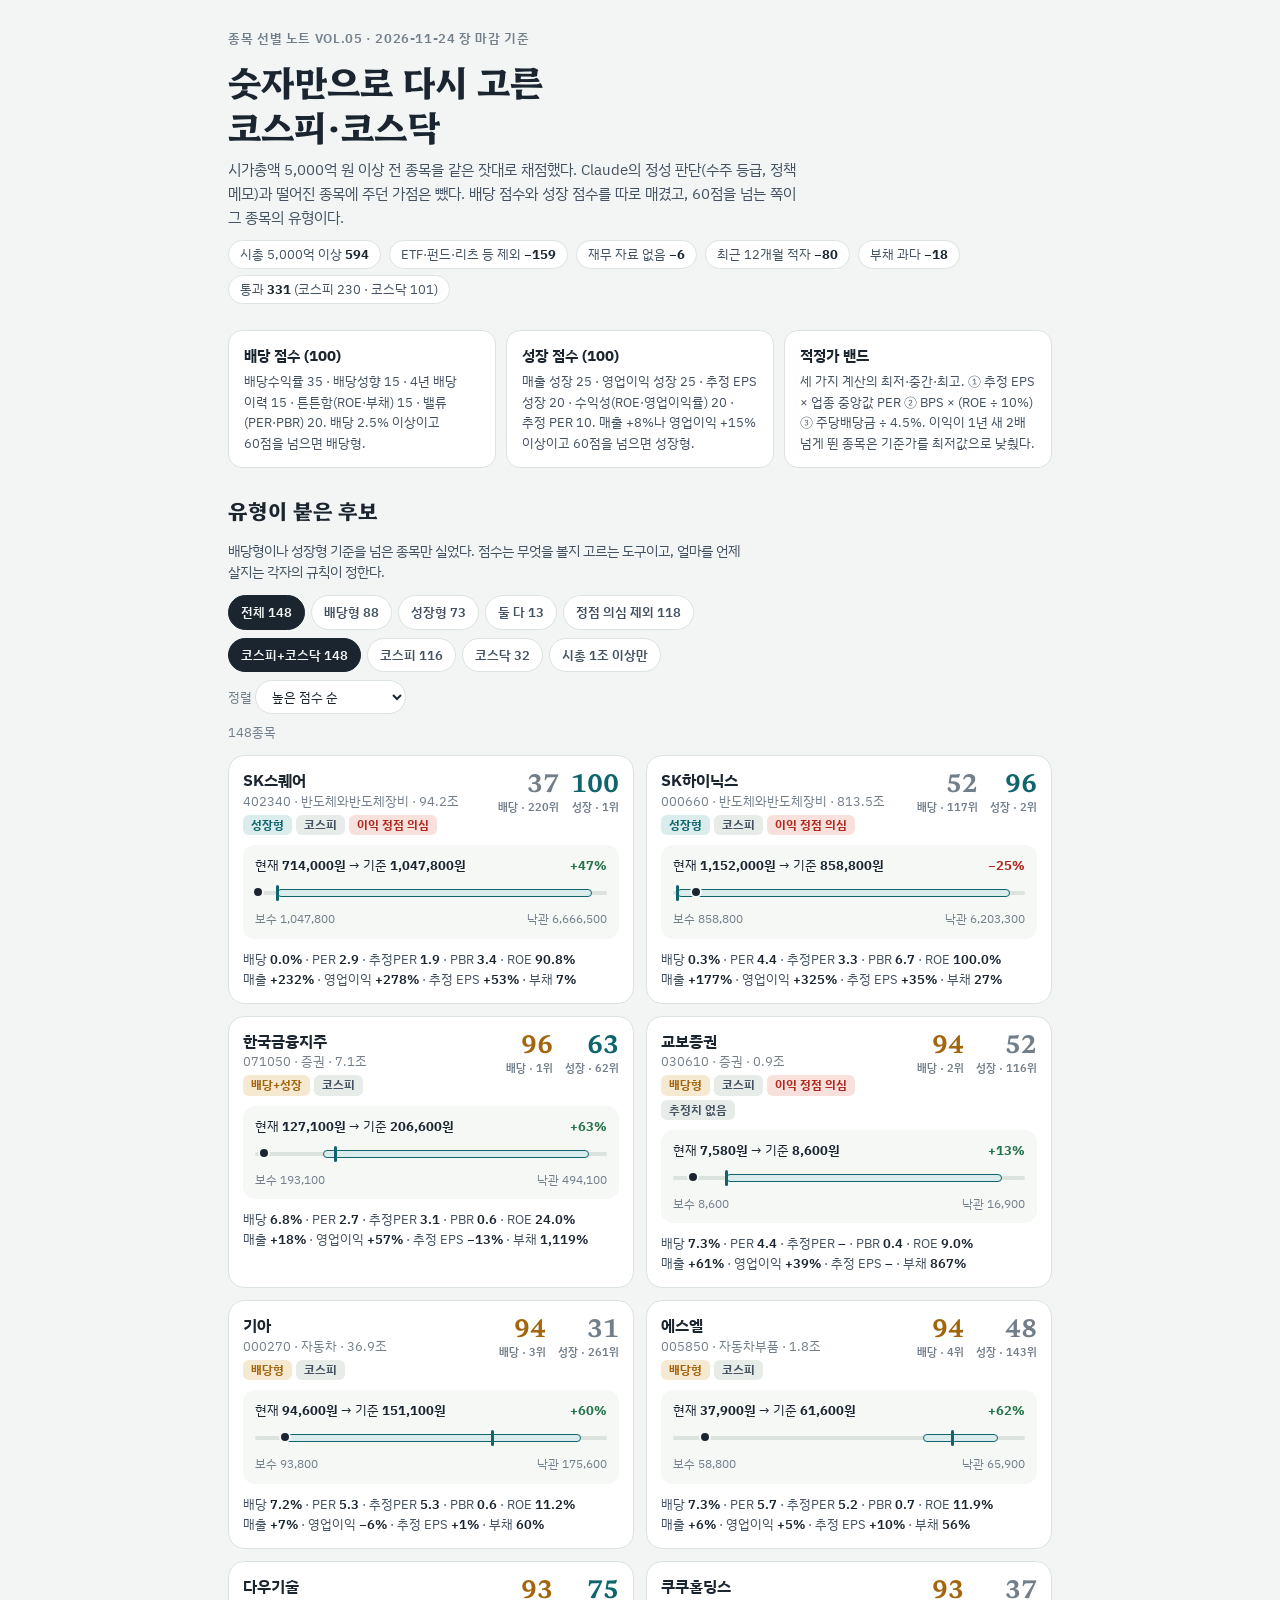
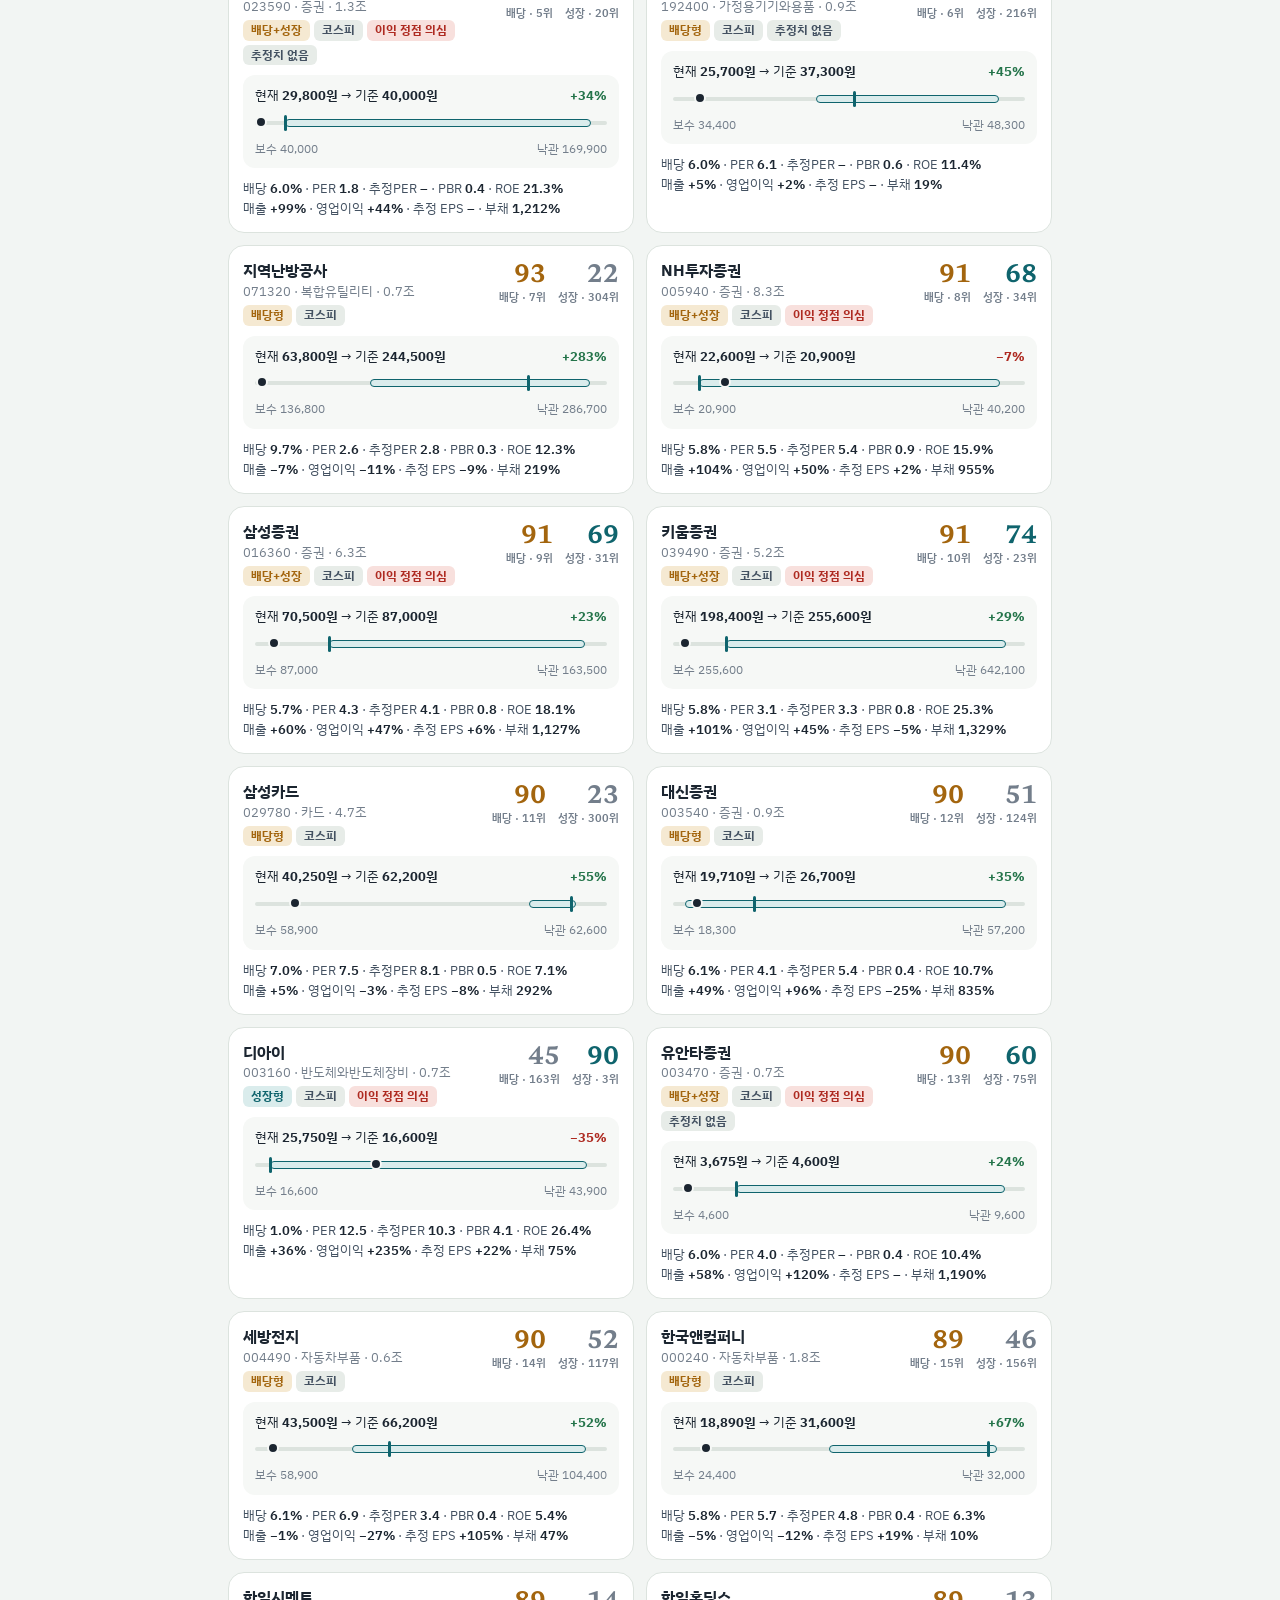
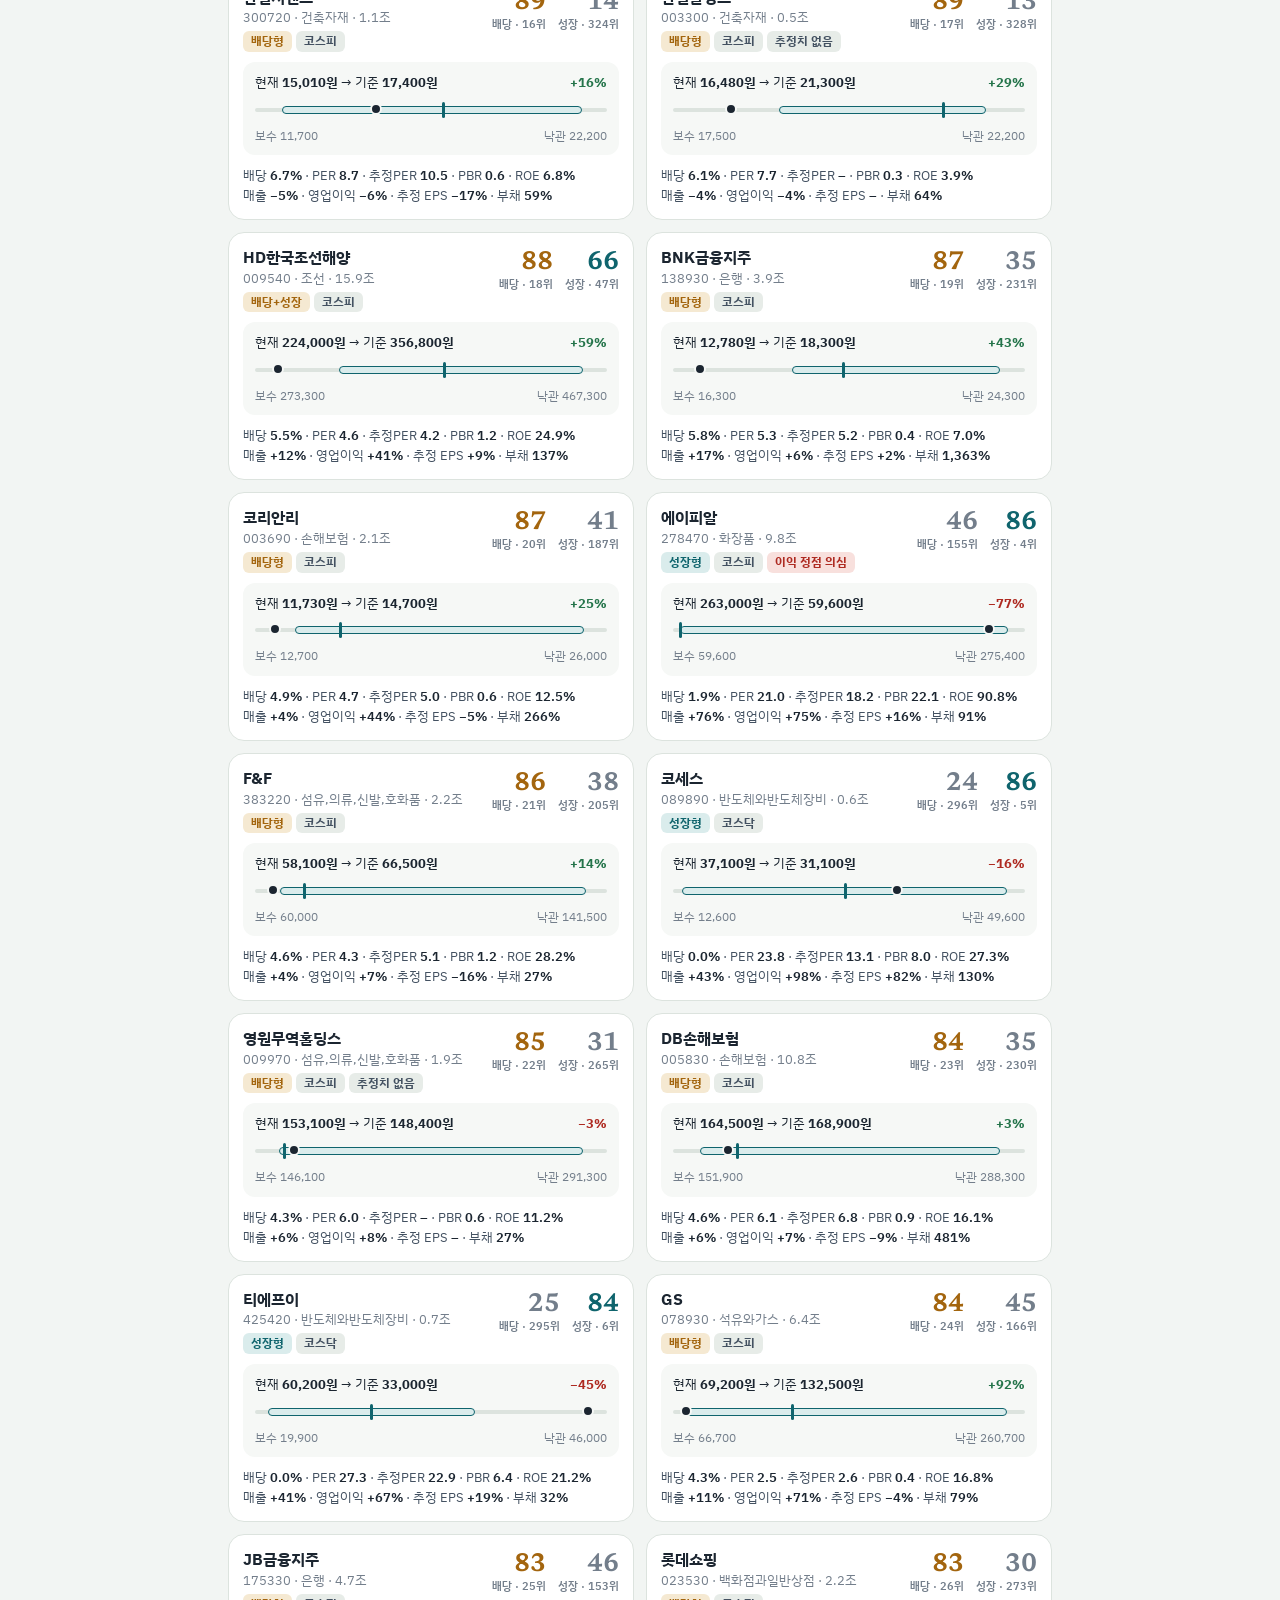
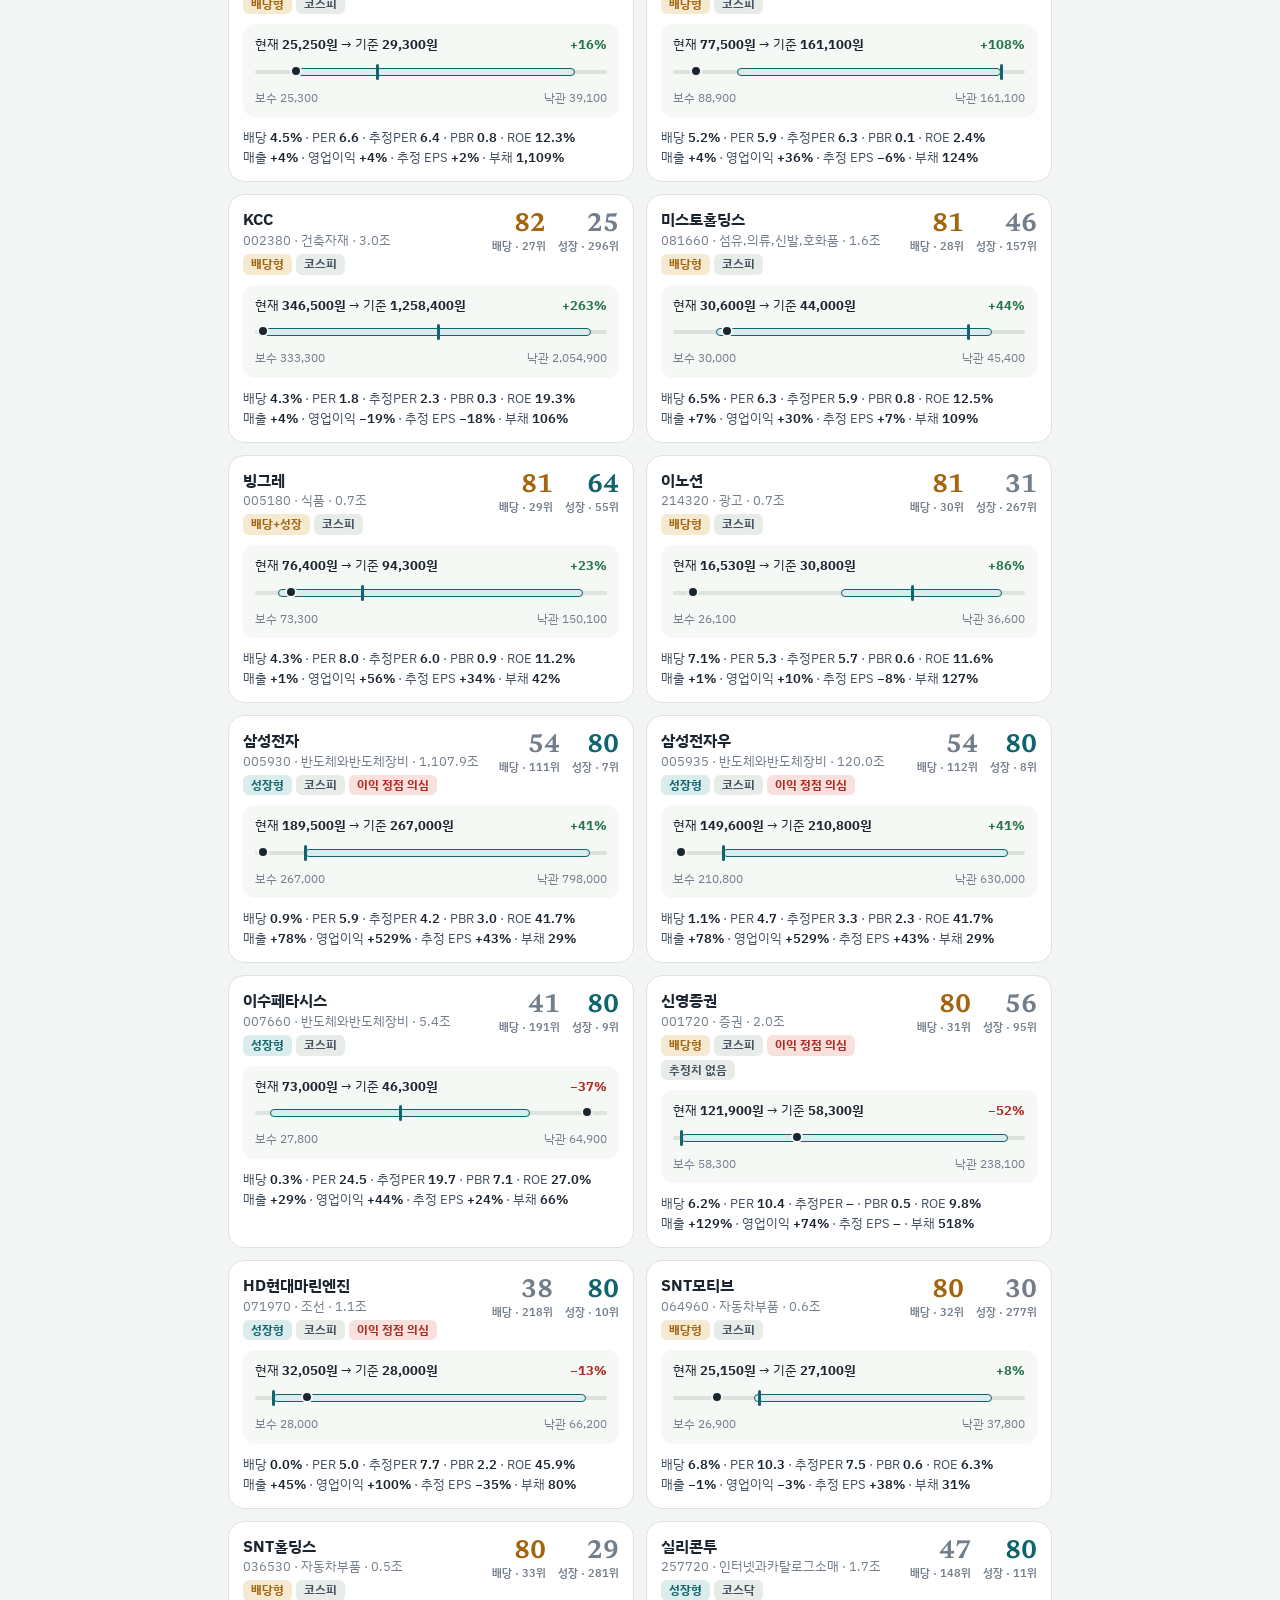
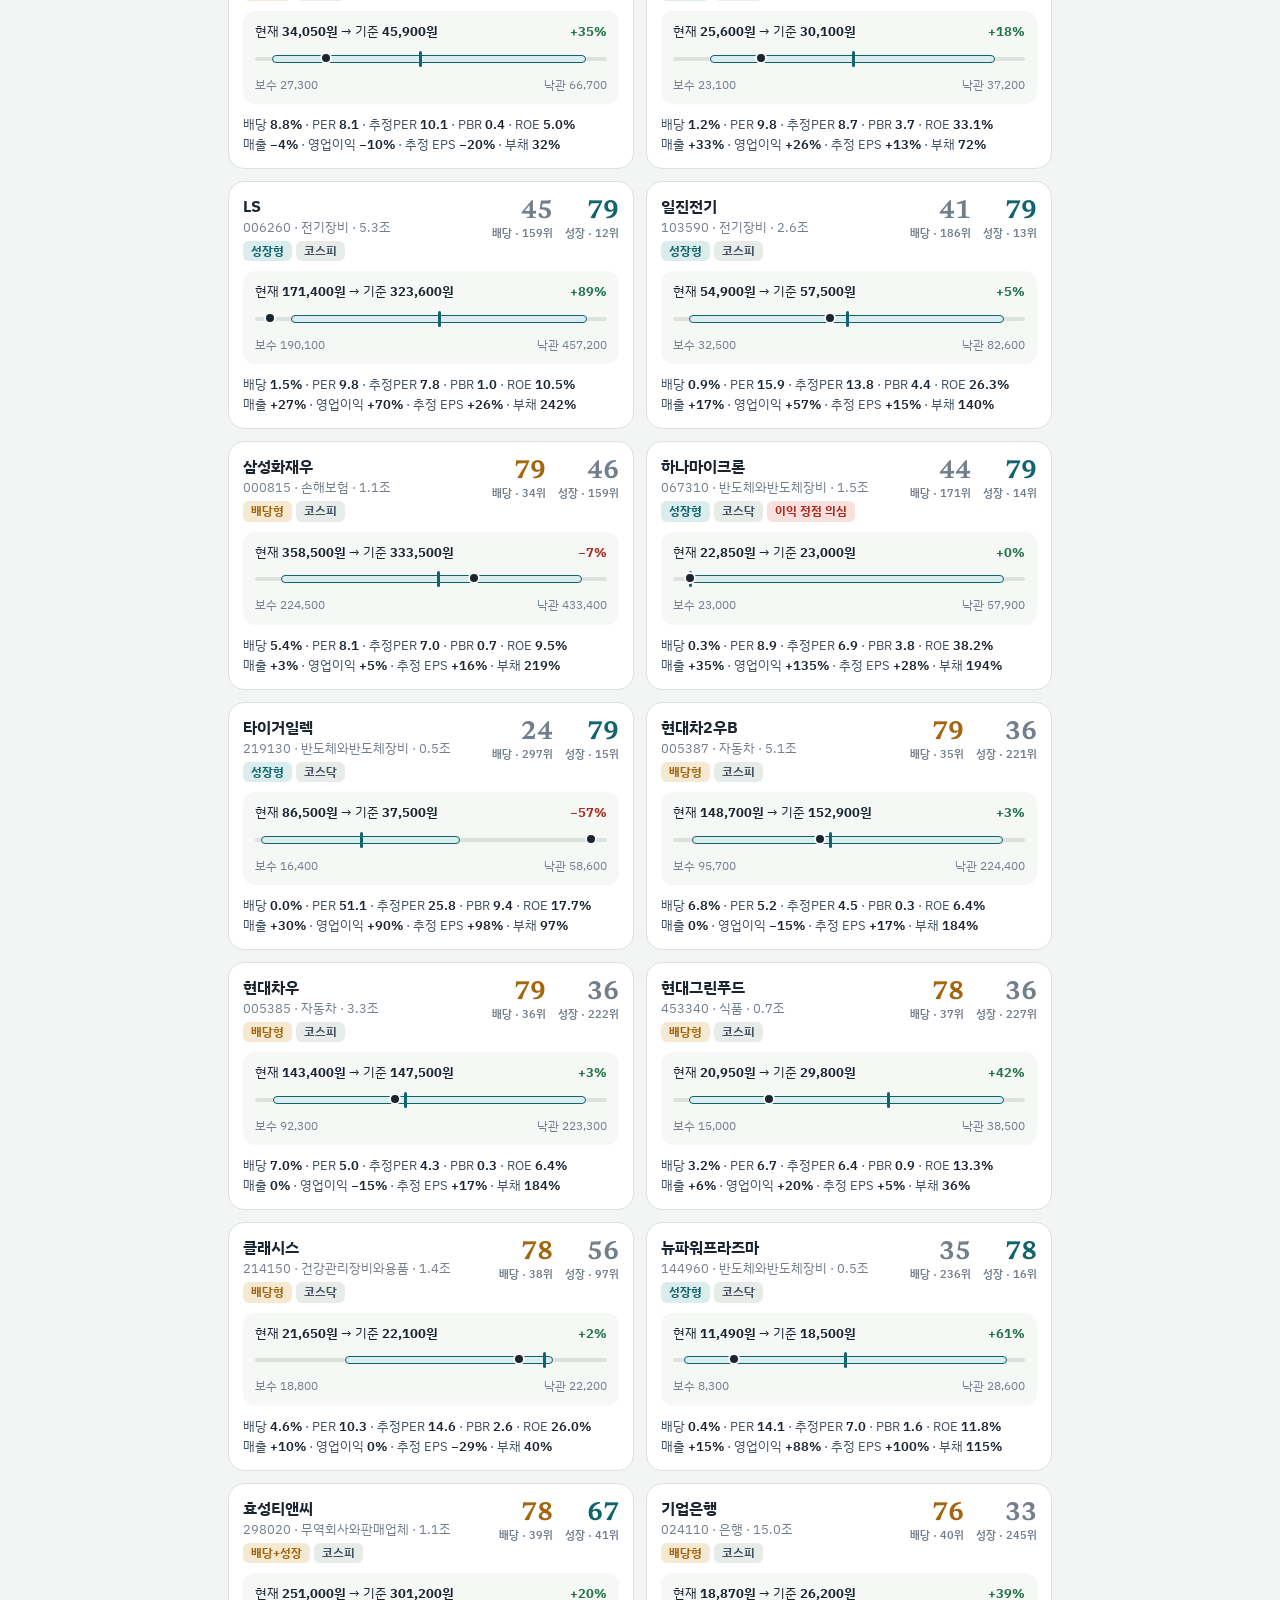
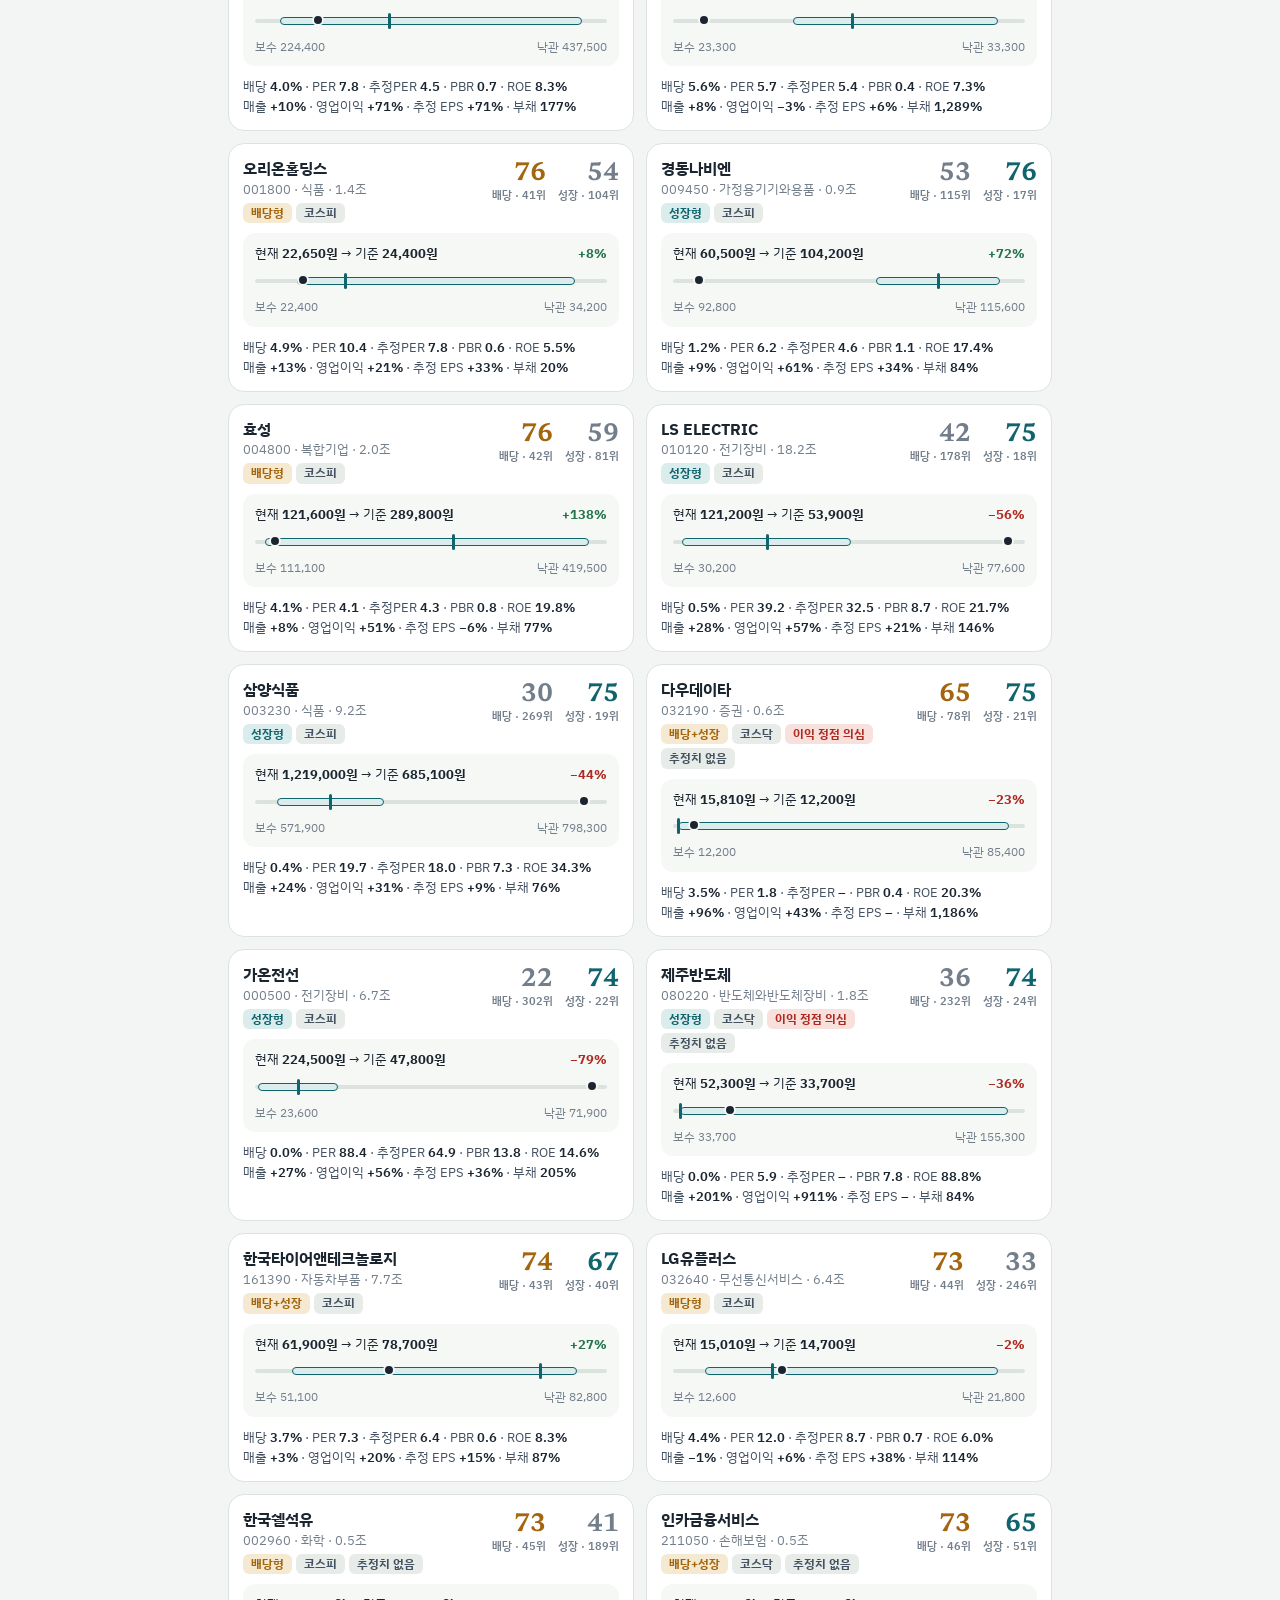
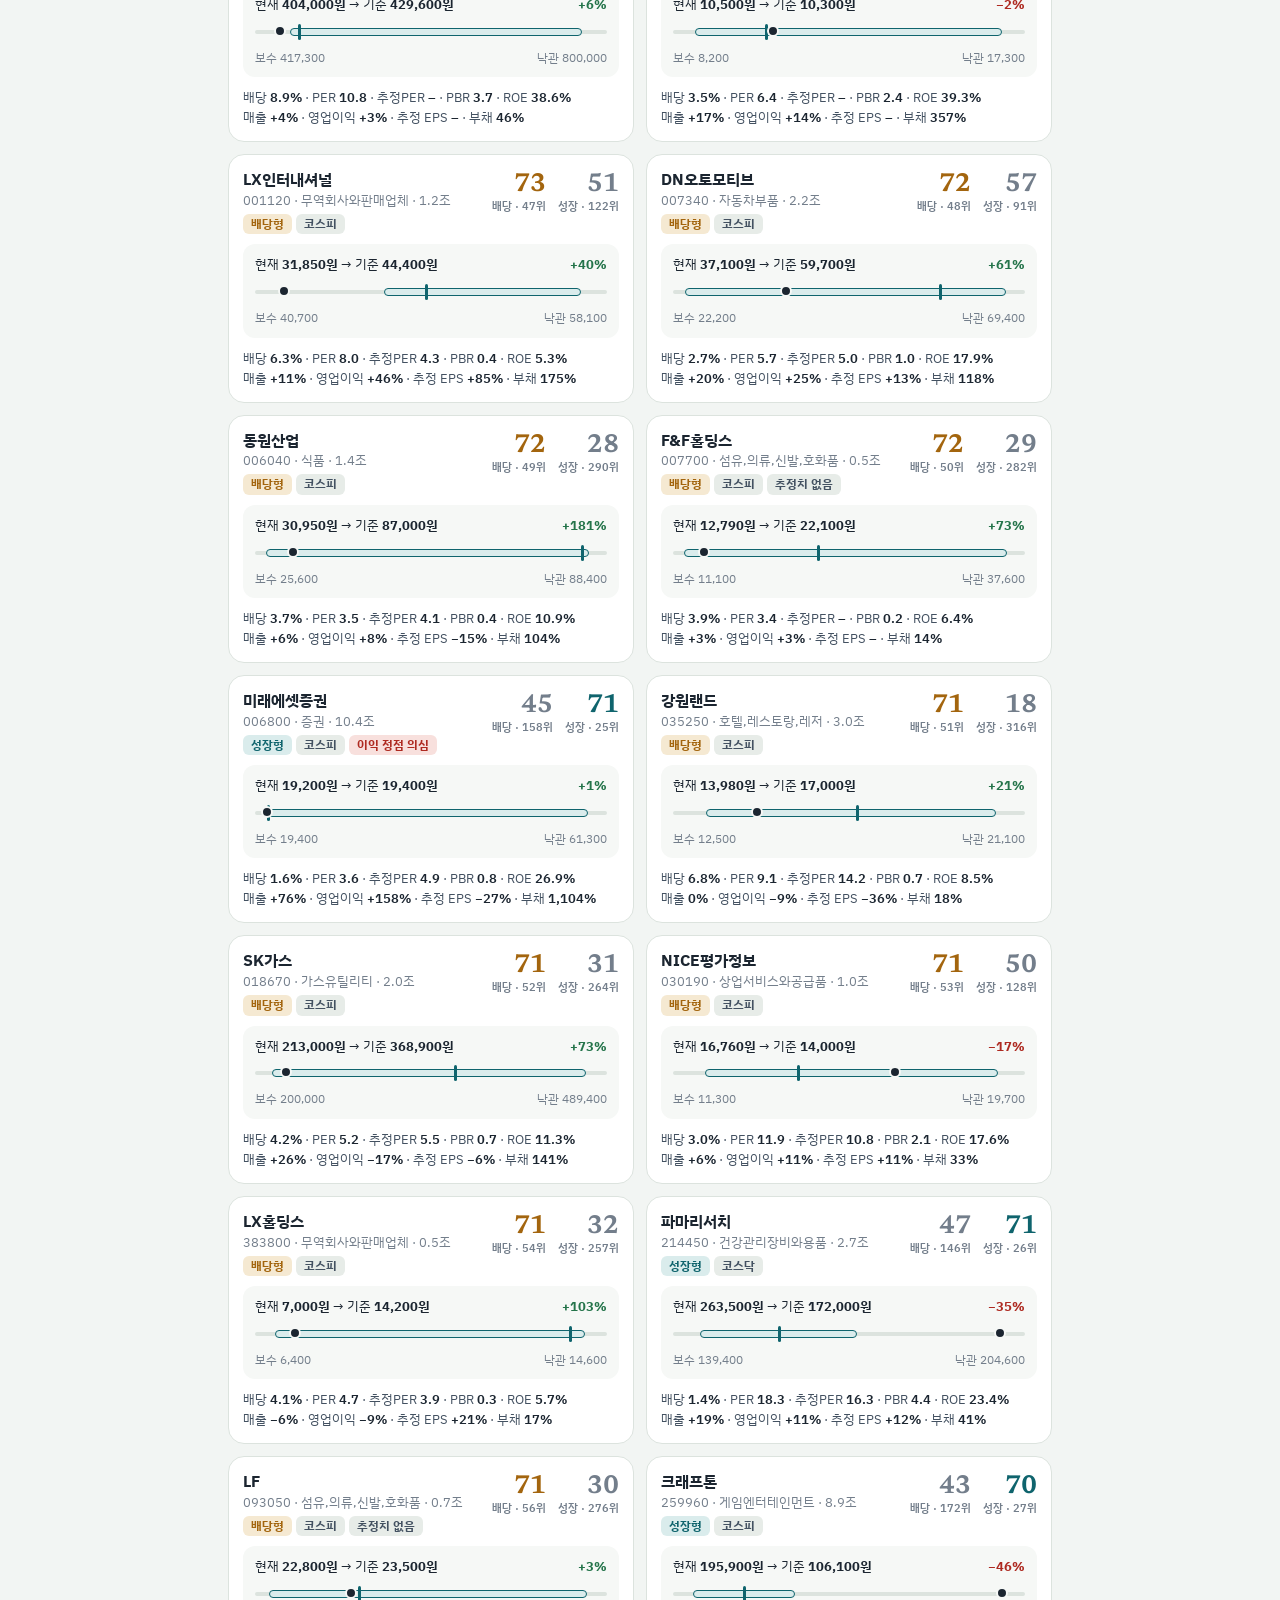
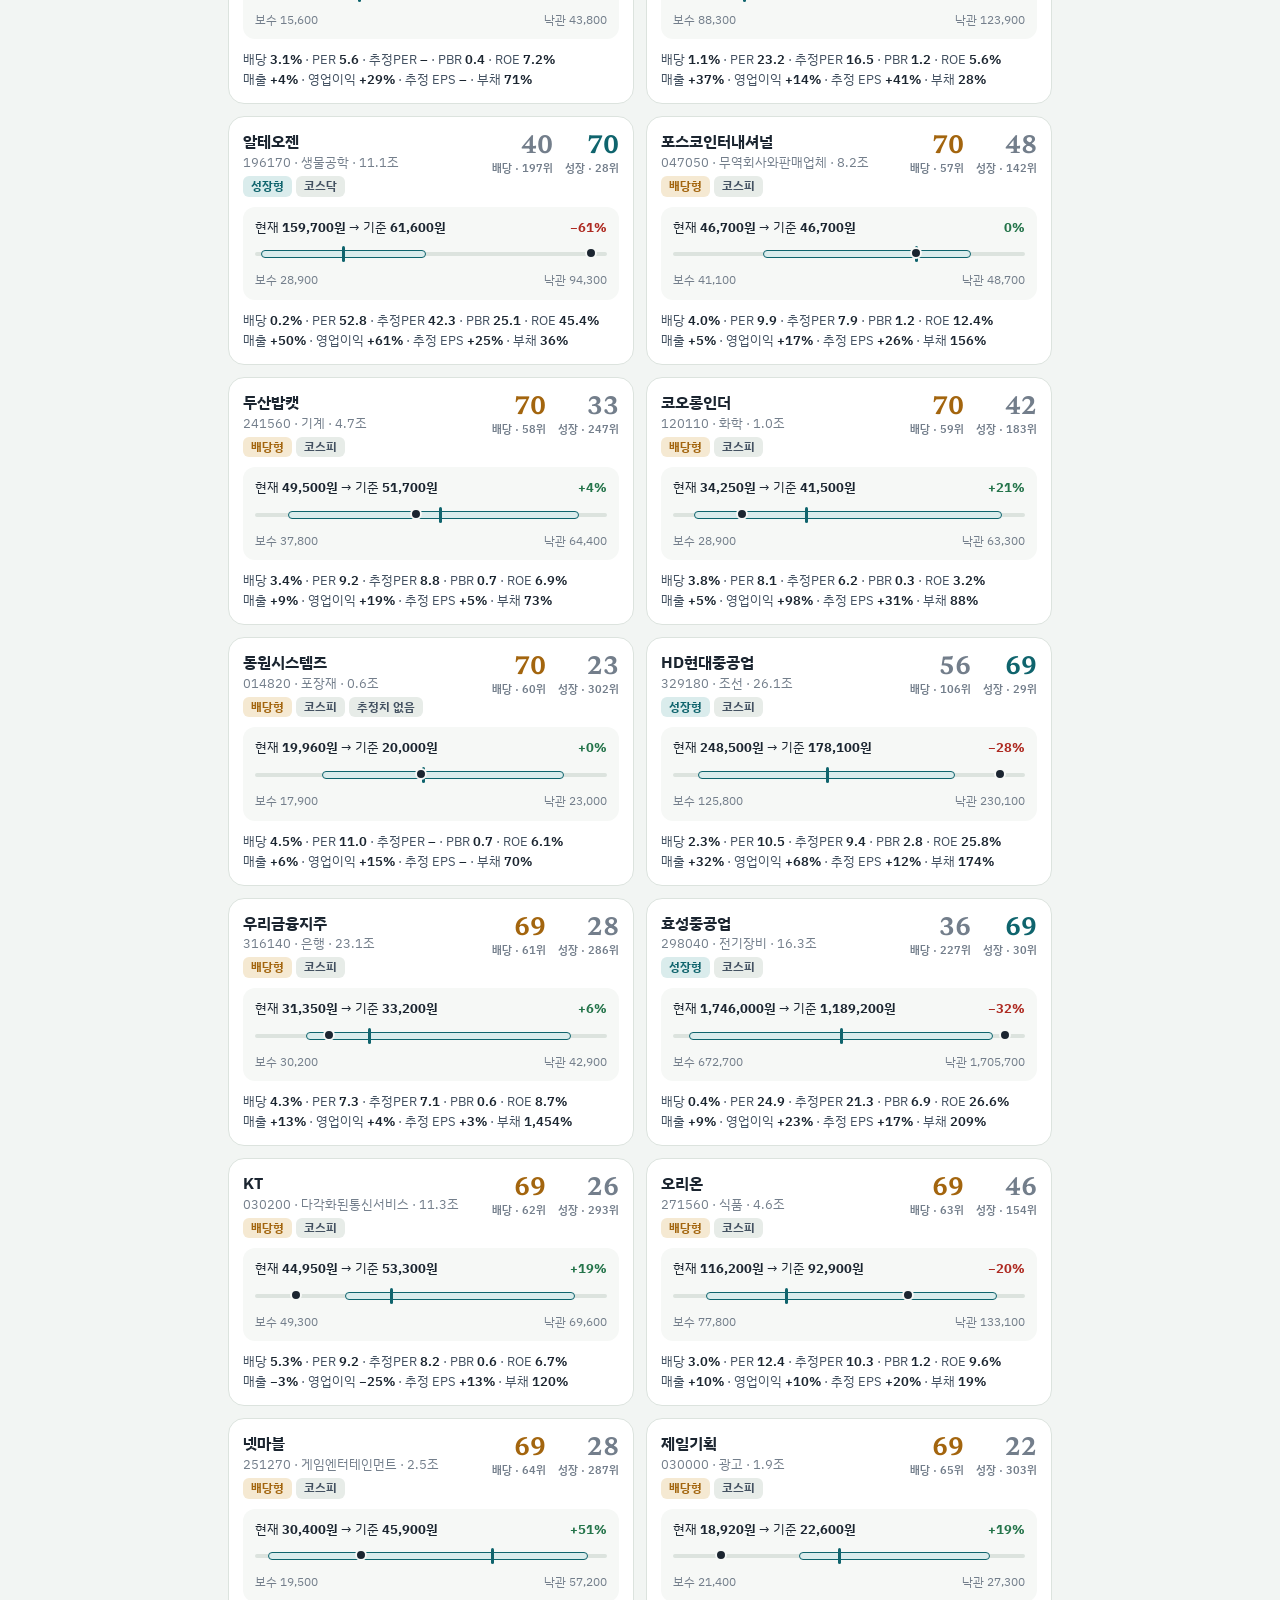
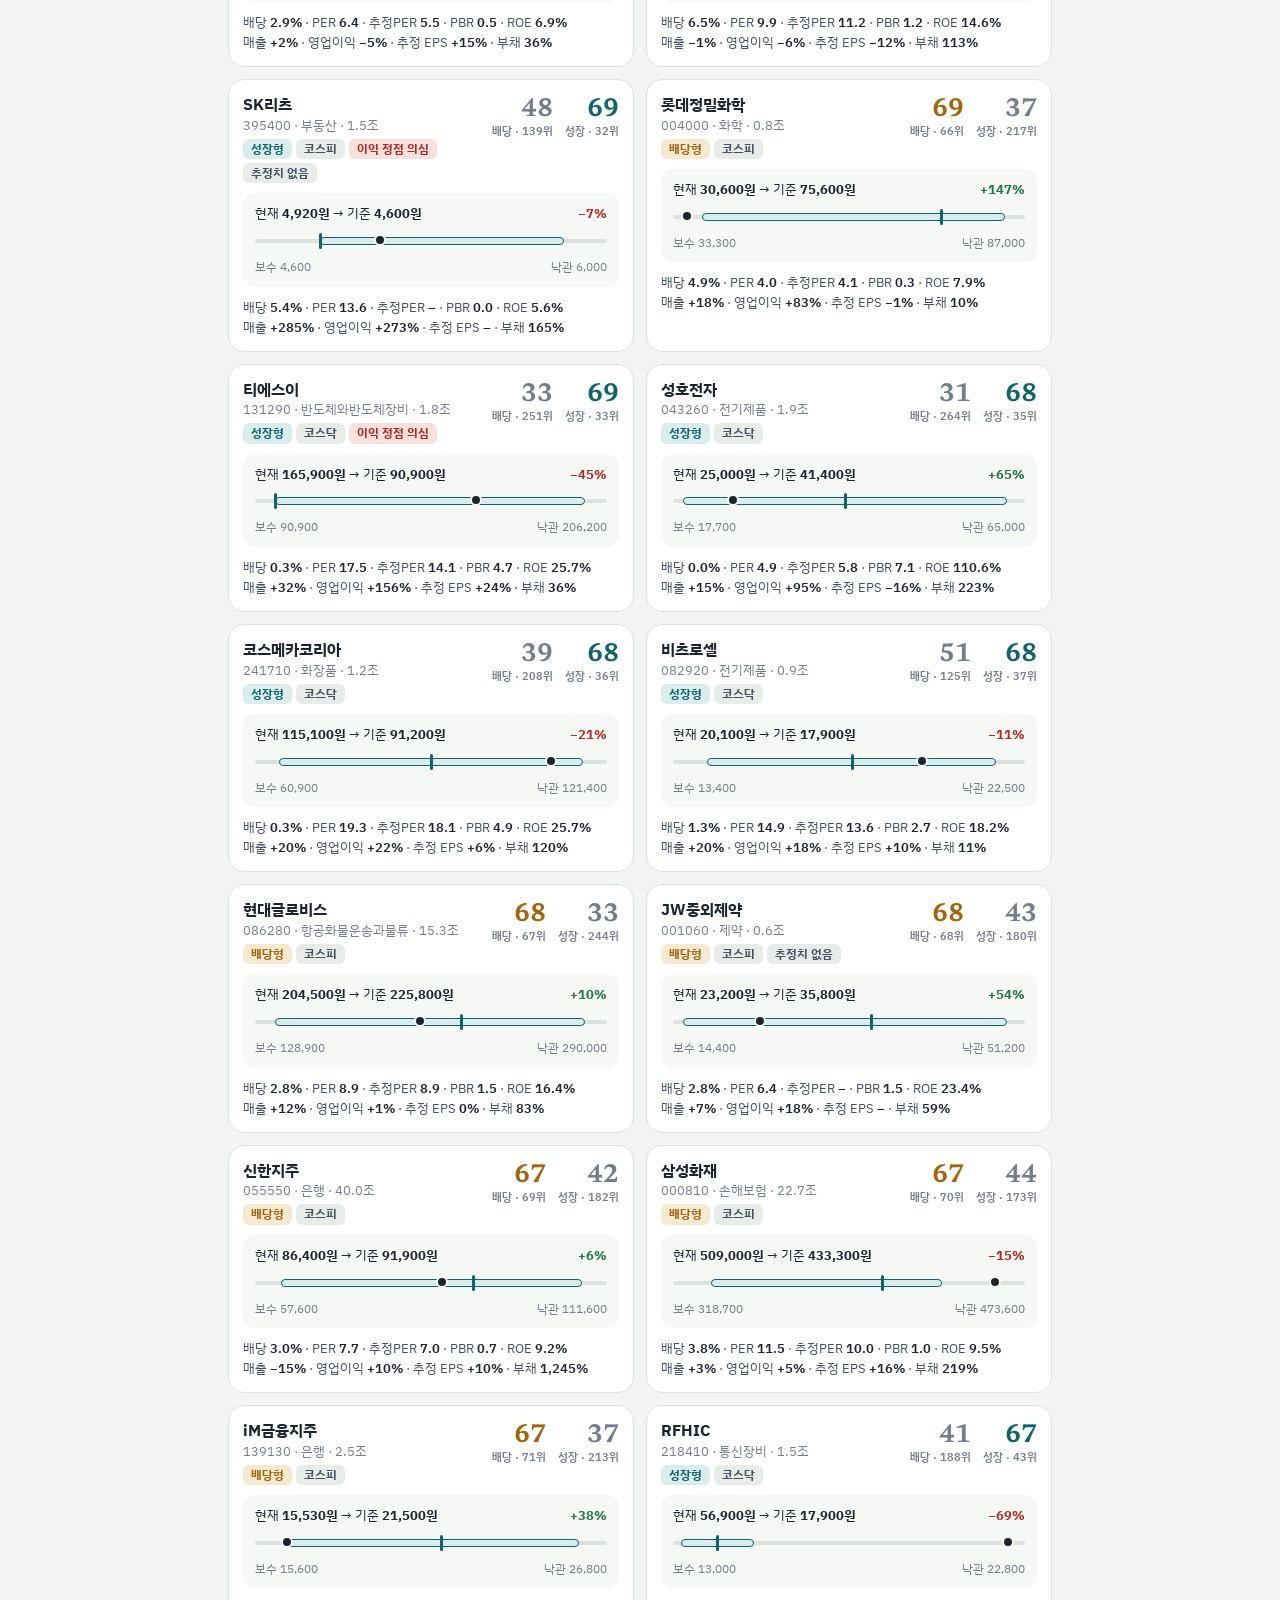
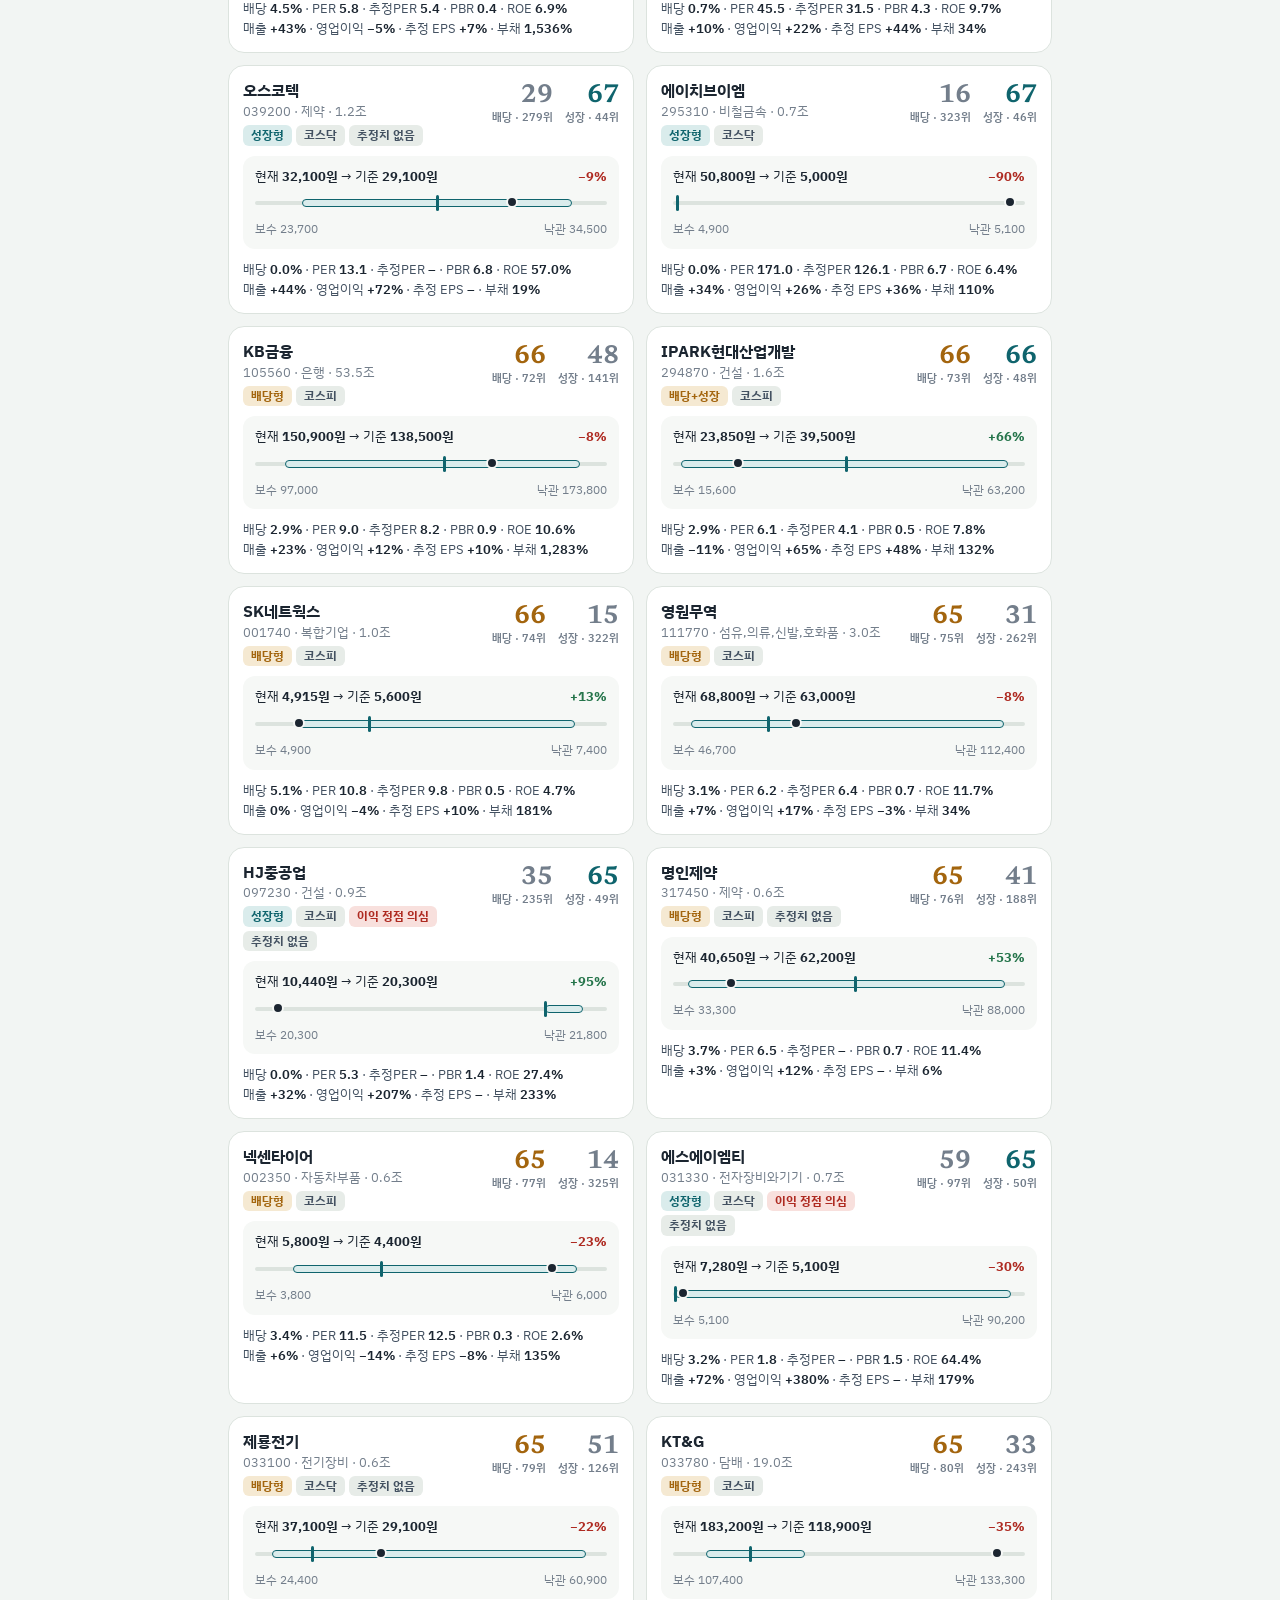
<file: notes/screening-vol05-2026-11-24.html>
<!DOCTYPE html>
<html lang="ko">
<head>
<meta charset="utf-8">
<meta name="viewport" content="width=device-width, initial-scale=1">
<title>숫자만 선별 노트</title>
<link rel="preconnect" href="https://fonts.googleapis.com">
<link rel="preconnect" href="https://fonts.gstatic.com" crossorigin>
<link rel="stylesheet" href="https://fonts.googleapis.com/css2?family=Hahmlet:wght@500;700&family=IBM+Plex+Sans+KR:wght@400;500;600;700&display=swap">
<style>
/* Layout: 선별 노트 시리즈와 같은 종이 톤. 한 칼럼, 위에 요약, 아래에 거르고 정렬하는 카드 목록. */
:root{
  --paper:#F2F5F3; --sheet:#FFFFFF; --sheet-2:#F6F8F6; --ink:#1B2530; --ink-2:#435161; --ink-3:#737E8B; --line:#DCE3DE;
  --sea:#0F646D; --sea-soft:#DAECEC; --gold:#A3650E; --gold-soft:#F5E9D2;
  --good:#24744A; --good-soft:#DDEFE3; --bad:#AE2A21; --bad-soft:#F8E0DD; --mute-soft:#E7ECE8;
  --font-display:'Hahmlet','Noto Serif KR','AppleMyungjo',serif;
  --font-body:'IBM Plex Sans KR','Apple SD Gothic Neo','Malgun Gothic',system-ui,sans-serif;
}
@media (prefers-color-scheme: dark){
  :root:not([data-theme="light"]){
    --paper:#11171C; --sheet:#192128; --sheet-2:#151C22; --ink:#E4E9EE; --ink-2:#B2BCC6; --ink-3:#86919C; --line:#29343D;
    --sea:#5BBCC3; --sea-soft:#133539; --gold:#E1AE58; --gold-soft:#352B16;
    --good:#63C68F; --good-soft:#153526; --bad:#F07F72; --bad-soft:#3C1E1A; --mute-soft:#222B32; color-scheme:dark;
  }
}
:root[data-theme="dark"]{
  --paper:#11171C; --sheet:#192128; --sheet-2:#151C22; --ink:#E4E9EE; --ink-2:#B2BCC6; --ink-3:#86919C; --line:#29343D;
  --sea:#5BBCC3; --sea-soft:#133539; --gold:#E1AE58; --gold-soft:#352B16;
  --good:#63C68F; --good-soft:#153526; --bad:#F07F72; --bad-soft:#3C1E1A; --mute-soft:#222B32; color-scheme:dark;
}
*{box-sizing:border-box}
body{margin:0;background:var(--paper);color:var(--ink);font-family:var(--font-body);font-size:15px;line-height:1.6;word-break:keep-all;overflow-wrap:anywhere;-webkit-font-smoothing:antialiased}
.wrap{max-width:860px;margin:0 auto;padding:28px 18px 56px;display:grid;gap:26px}
h1,h2,h3{text-wrap:balance;margin:0}
h1{font-family:var(--font-display);font-size:clamp(26px,5vw,36px);line-height:1.25}
h2{font-family:var(--font-display);font-size:21px}
p{margin:0}
.eyebrow{font-size:12.5px;font-weight:600;color:var(--ink-3);letter-spacing:.05em}
.lede{color:var(--ink-2);max-width:64ch}
.head{display:grid;gap:10px}
.funnel{display:flex;flex-wrap:wrap;gap:6px 8px;font-size:13px}
.funnel span{background:var(--sheet);border:1px solid var(--line);border-radius:999px;padding:3px 11px;color:var(--ink-2)}
.funnel b{color:var(--ink);font-variant-numeric:tabular-nums}
.how{display:grid;grid-template-columns:repeat(3,minmax(0,1fr));gap:10px}
@media (max-width:700px){.how{grid-template-columns:1fr}}
.how div{background:var(--sheet);border:1px solid var(--line);border-radius:14px;padding:13px 15px;display:grid;gap:4px;align-content:start}
.how b{font-size:14.5px}
.how p{font-size:13px;color:var(--ink-2)}
.sec{display:grid;gap:12px}
.sec > p{font-size:13.5px;color:var(--ink-2);max-width:68ch}
.tools{display:grid;gap:8px}
.chips{display:flex;flex-wrap:wrap;gap:6px}
.chips button{appearance:none;font:inherit;font-size:13px;font-weight:600;border:1px solid var(--line);background:var(--sheet);color:var(--ink-2);border-radius:999px;padding:6px 12px;cursor:pointer}
.chips button[aria-pressed="true"]{background:var(--ink);border-color:var(--ink);color:var(--paper)}
select{font:inherit;font-size:13px;border:1px solid var(--line);background:var(--sheet);color:var(--ink);border-radius:999px;padding:6px 12px}
:focus-visible{outline:2px solid var(--sea);outline-offset:2px}
.cards{display:grid;grid-template-columns:repeat(auto-fill,minmax(300px,1fr));gap:12px}
.card{background:var(--sheet);border:1px solid var(--line);border-radius:16px;padding:14px;display:grid;gap:10px;align-content:start;min-width:0}
.top{display:flex;justify-content:space-between;gap:10px;align-items:flex-start}
.nm{font-weight:700;font-size:16px;line-height:1.3}
.sub{font-size:12.5px;color:var(--ink-3);font-variant-numeric:tabular-nums}
.tags{display:flex;flex-wrap:wrap;gap:4px;margin-top:4px}
.tag{font-size:11.5px;font-weight:700;padding:1px 8px;border-radius:6px;background:var(--mute-soft);color:var(--ink-2)}
.tag.d{background:var(--gold-soft);color:var(--gold)} .tag.g{background:var(--sea-soft);color:var(--sea)}
.tag.h{background:var(--ink);color:var(--paper)} .tag.w{background:var(--bad-soft);color:var(--bad)}
.scores{display:flex;gap:12px;flex:none;text-align:right}
.sc b{display:block;font-family:var(--font-display);font-size:24px;line-height:1;font-variant-numeric:tabular-nums}
.sc span{font-size:11px;color:var(--ink-3);font-weight:600}
.sc.d b{color:var(--gold)} .sc.g b{color:var(--sea)} .sc.off b{color:var(--ink-3)}
.fv{background:var(--sheet-2);border-radius:12px;padding:10px 12px;display:grid;gap:6px}
.fv-top{display:flex;justify-content:space-between;gap:8px;font-size:13px;align-items:baseline;flex-wrap:wrap}
.fv-top b{font-variant-numeric:tabular-nums}
.up{font-weight:700;font-variant-numeric:tabular-nums}
.up.pos{color:var(--good)} .up.neg{color:var(--bad)}
.band{position:relative;height:22px}
.band i{position:absolute;top:9px;height:4px;border-radius:2px;background:var(--line);left:0;right:0}
.band .rng{position:absolute;top:7px;height:8px;border-radius:4px;background:var(--sea-soft);border:1px solid var(--sea)}
.band .mid{position:absolute;top:3px;width:3px;height:16px;border-radius:2px;background:var(--sea);transform:translateX(-1px)}
.band .px{position:absolute;top:4px;width:12px;height:12px;border-radius:50%;background:var(--ink);border:2px solid var(--sheet-2);transform:translateX(-6px)}
.fv-leg{display:flex;justify-content:space-between;font-size:11.5px;color:var(--ink-3);font-variant-numeric:tabular-nums;gap:6px;flex-wrap:wrap}
.nums{font-size:12.5px;color:var(--ink-2);font-variant-numeric:tabular-nums}
.nums b{color:var(--ink);font-weight:600}
.count{font-size:13px;color:var(--ink-3)}
.limits{background:var(--sheet);border:1px solid var(--line);border-radius:14px;padding:14px 18px}
.limits ul{margin:6px 0 0;padding-left:18px;display:grid;gap:4px;font-size:13.5px;color:var(--ink-2)}
.foot{font-size:12.5px;color:var(--ink-3)}
</style>
</head>
<body>
<main class="wrap">
  <header class="head">
    <p class="eyebrow">종목 선별 노트 VOL.05 · 2026-11-24 장 마감 기준</p>
    <h1>숫자만으로 다시 고른<br>코스피·코스닥</h1>
    <p class="lede">시가총액 5,000억 원 이상 전 종목을 같은 잣대로 채점했다. Claude의 정성 판단(수주 등급, 정책 메모)과 떨어진 종목에 주던 가점은 뺐다. 배당 점수와 성장 점수를 따로 매겼고, 60점을 넘는 쪽이 그 종목의 유형이다.</p>
    <div class="funnel" aria-label="거른 순서">
      <span>시총 5,000억 이상 <b>594</b></span><span>ETF·펀드·리츠 등 제외 <b>−159</b></span><span>재무 자료 없음 <b>−6</b></span><span>최근 12개월 적자 <b>−80</b></span><span>부채 과다 <b>−18</b></span><span>통과 <b>331</b> (코스피 230 · 코스닥 101)</span>
    </div>
  </header>

  <section class="how" aria-label="점수 읽는 법">
    <div><b>배당 점수 (100)</b><p>배당수익률 35 · 배당성향 15 · 4년 배당 이력 15 · 튼튼함(ROE·부채) 15 · 밸류(PER·PBR) 20. 배당 2.5% 이상이고 60점을 넘으면 배당형.</p></div>
    <div><b>성장 점수 (100)</b><p>매출 성장 25 · 영업이익 성장 25 · 추정 EPS 성장 20 · 수익성(ROE·영업이익률) 20 · 추정 PER 10. 매출 +8%나 영업이익 +15% 이상이고 60점을 넘으면 성장형.</p></div>
    <div><b>적정가 밴드</b><p>세 가지 계산의 최저·중간·최고. ① 추정 EPS × 업종 중앙값 PER ② BPS × (ROE ÷ 10%) ③ 주당배당금 ÷ 4.5%. 이익이 1년 새 2배 넘게 뛴 종목은 기준가를 최저값으로 낮췄다.</p></div>
  </section>


  <section class="sec">
    <h2>유형이 붙은 후보</h2>
    <p>배당형이나 성장형 기준을 넘은 종목만 실었다. 점수는 무엇을 볼지 고르는 도구이고, 얼마를 언제 살지는 각자의 규칙이 정한다.</p>
    <div class="tools">
      <div class="chips" id="f-type" role="group" aria-label="유형"></div>
      <div class="chips" id="f-mkt" role="group" aria-label="시장과 시총"></div>
      <label class="count">정렬 <select id="sort"><option value="best">높은 점수 순</option><option value="D">배당 점수 순</option><option value="G">성장 점수 순</option><option value="up">기준가 대비 여력 순</option><option value="cap">시가총액 순</option></select></label>
      <p class="count" id="count"></p>
    </div>
    <div class="cards" id="list"></div>
  </section>

  <section class="limits">
    <h2>이 숫자가 말하지 못하는 것</h2>
    <ul>
      <li>적정가의 배수는 지금 시장의 업종 중앙값이다. 시장 전체가 싸거나 비싼 것은 반영하지 못하고, 종목 수가 적은 업종은 자기 배수와 거의 같아진다.</li>
      <li>증권·반도체처럼 이익이 최근 급증한 업종은 점수와 적정가가 부풀려진다. 이익 정점 의심 표시가 붙은 종목은 적정가를 믿지 말고 참고만 한다.</li>
      <li>추정 EPS는 증권사 컨센서스(와이즈에프엔)다. 대체로 낙관 쪽으로 치우치고, 추정치가 없는 종목은 최근 12개월 EPS를 썼다.</li>
      <li>매출·영업이익 성장률은 최근 12개월 합계를 직전 회계연도와 비교한 값이다. 분기 전년 동기 비교보다 완만하게 나온다.</li>
      <li>경영진 교체, 규제, 소송 같은 사건은 숫자에 없다. 우선주는 본주의 재무로 계산하고 현재 가격 비율만큼 할인했다.</li>
      <li>투자 권유가 아니다. Claude는 투자자문업자가 아니며 매수·매도 판단과 실행은 보는 사람 몫이다.</li>
    </ul>
  </section>
  <p class="foot">데이터: 다음 금융(시세·시가총액·재무 요약·컨센서스, 2026-11-24 16:55 조회). 재무는 2026년 3분기까지의 최근 4개 분기 합계와 2022~2025 회계연도.</p>
</main>

<script type="text/plain" id="data">
402340|SK스퀘어|K|반도체와반도체장비|94.2|714000|37|100|G|0|0|2.9|1.9|3.4|90.8|7|232|278|53|1047820|1047820|6666464|1|220|1|0
000660|SK하이닉스|K|반도체와반도체장비|813.5|1152000|52|96|G|0.3|1|4.4|3.3|6.7|100|27|177|325|35|858755|858755|6203317|1|117|2|0
071050|한국금융지주|K|증권|7.1|127100|96|63|DG|6.8|18|2.7|3.1|0.6|24|1119|18|57|-13|193111|206565|494115|0|1|62|0
030610|교보증권|K|증권|0.9|7580|94|52|D|7.3|32|4.4||0.4|9|867|61|39||8573|8573|16905|1|2|116|0
000270|기아|K|자동차|36.9|94600|94|31|D|7.2|38|5.3|5.3|0.6|11.2|60|7|-6|1|93783|151111|175595|0|3|261|0
005850|에스엘|K|자동차부품|1.8|37900|94|48|D|7.3|42|5.7|5.2|0.7|11.9|56|6|5|10|58797|61556|65926|0|4|143|0
023590|다우기술|K|증권|1.3|29800|93|75|DG|6|11|1.8||0.4|21.3|1212|99|44||40000|40000|169873|1|5|20|0
192400|쿠쿠홀딩스|K|가정용기기와용품|0.9|25700|93|37|D|6|37|6.1||0.6|11.4|19|5|2||34444|37336|48302|0|6|216|0
071320|지역난방공사|K|복합유틸리티|0.7|63800|93|22|D|9.7|25|2.6|2.8|0.3|12.3|219|-7|-11|-9|136822|244457|286671|0|7|304|0
005940|NH투자증권|K|증권|8.3|22600|91|68|DG|5.8|32|5.5|5.4|0.9|15.9|955|104|50|2|20910|20910|40161|1|8|34|0
016360|삼성증권|K|증권|6.3|70500|91|69|DG|5.7|24|4.3|4.1|0.8|18.1|1127|60|47|6|86980|86980|163467|1|9|31|0
039490|키움증권|K|증권|5.2|198400|91|74|DG|5.8|18|3.1|3.3|0.8|25.3|1329|101|45|-5|255556|255556|642081|1|10|23|0
029780|삼성카드|K|카드|4.7|40250|90|23|D|7|52|7.5|8.1|0.5|7.1|292|5|-3|-8|58864|62222|62604|0|11|300|0
003540|대신증권|K|증권|0.9|19710|90|51|D|6.1|25|4.1|5.4|0.4|10.7|835|49|96|-25|18320|26667|57156|0|12|124|0
003160|디아이|K|반도체와반도체장비|0.7|25750|45|90|G|1|12|12.5|10.3|4.1|26.4|75|36|235|22|16625|16625|43854|1|163|3|0
003470|유안타증권|K|증권|0.7|3675|90|60|DG|6|24|4||0.4|10.4|1190|58|120||4562|4562|9628|1|13|75|0
004490|세방전지|K|자동차부품|0.6|43500|90|52|D|6.1|42|6.9|3.4|0.4|5.4|47|-1|-27|105|58889|66161|104432|0|14|117|0
000240|한국앤컴퍼니|K|자동차부품|1.8|18890|89|46|D|5.8|33|5.7|4.8|0.4|6.3|10|-5|-12|19|24444|31619|32028|0|15|156|0
300720|한일시멘트|K|건축자재|1.1|15010|89|14|D|6.7|58|8.7|10.5|0.6|6.8|59|-5|-6|-17|11723|17368|22222|0|16|324|0
003300|한일홀딩스|K|건축자재|0.5|16480|89|13|D|6.1|47|7.7||0.3|3.9|64|-4|-4||17547|21256|22222|0|17|328|0
009540|HD한국조선해양|K|조선|15.9|224000|88|66|DG|5.5|25|4.6|4.2|1.2|24.9|137|12|41|9|273333|356780|467321|0|18|47|0
138930|BNK금융지주|K|은행|3.9|12780|87|35|D|5.8|31|5.3|5.2|0.4|7|1363|17|6|2|16333|18263|24276|0|19|231|0
003690|코리안리|K|손해보험|2.1|11730|87|41|D|4.9|23|4.7|5|0.6|12.5|266|4|44|-5|12667|14721|26031|0|20|187|0
278470|에이피알|K|화장품|9.8|263000|46|86|G|1.9|41|21|18.2|22.1|90.8|91|76|75|16|59550|59550|275445|1|155|4|0
383220|F&F|K|섬유,의류,신발,호화품|2.2|58100|86|38|D|4.6|20|4.3|5.1|1.2|28.2|27|4|7|-16|60000|66478|141507|0|21|205|0
089890|코세스|Q|반도체와반도체장비|0.6|37100|24|86|G|0|0|23.8|13.1|8|27.3|130|43|98|82|12644|31139|49634|0|296|5|0
009970|영원무역홀딩스|K|섬유,의류,신발,호화품|1.9|153100|85|31|D|4.3|26|6||0.6|11.2|27|6|8||146133|148415|291337|0|22|265|0
005830|DB손해보험|K|손해보험|10.8|164500|84|35|D|4.6|28|6.1|6.8|0.9|16.1|481|6|7|-9|151898|168889|288333|0|23|230|0
425420|티에프이|Q|반도체와반도체장비|0.7|60200|25|84|G|0|0|27.3|22.9|6.4|21.2|32|41|67|19|19928|32950|45973|0|295|6|0
078930|GS|K|석유와가스|6.4|69200|84|45|D|4.3|11|2.5|2.6|0.4|16.8|79|11|71|-4|66667|132520|260676|0|24|166|0
175330|JB금융지주|K|은행|4.7|25250|83|46|D|4.5|30|6.6|6.4|0.8|12.3|1109|4|4|2|25333|29304|39111|0|25|153|0
023530|롯데쇼핑|K|백화점과일반상점|2.2|77500|83|30|D|5.2|31|5.9|6.3|0.1|2.4|124|4|36|-6|88889|161100|161139|0|26|273|0
002380|KCC|K|건축자재|3|346500|82|25|D|4.3|8|1.8|2.3|0.3|19.3|106|4|-19|-18|333333|1258363|2054917|0|27|296|0
081660|미스토홀딩스|K|섬유,의류,신발,호화품|1.6|30600|81|46|D|6.5|41|6.3|5.9|0.8|12.5|109|7|30|7|30019|44000|45381|0|28|157|0
005180|빙그레|K|식품|0.7|76400|81|64|DG|4.3|35|8|6|0.9|11.2|42|1|56|34|73333|94323|150062|0|29|55|0
214320|이노션|K|광고|0.7|16530|81|31|D|7.1|37|5.3|5.7|0.6|11.6|127|1|10|-8|26111|30757|36597|0|30|267|0
005930|삼성전자|K|반도체와반도체장비|1107.9|189500|54|80|G|0.9|5|5.9|4.2|3|41.7|29|78|529|43|267027|267027|798007|1|111|7|0
005935|삼성전자우|K|반도체와반도체장비|120|149600|54|80|G|1.1|5|4.7|3.3|2.3|41.7|29|78|529|43|210804|210804|629983|1|112|8|0
007660|이수페타시스|K|반도체와반도체장비|5.4|73000|41|80|G|0.3|8|24.5|19.7|7.1|27|66|29|44|24|27794|46349|64905|0|191|9|0
001720|신영증권|K|증권|2|121900|80|56|D|6.2|64|10.4||0.5|9.8|518|129|74||58341|58341|238086|1|31|95|0
071970|HD현대마린엔진|K|조선|1.1|32050|38|80|G|0|0|5|7.7|2.2|45.9|80|45|100|-35|27964|27964|66186|1|218|10|0
064960|SNT모티브|K|자동차부품|0.6|25150|80|30|D|6.8|70|10.3|7.5|0.6|6.3|31|-1|-3|38|26869|27097|37778|0|32|277|0
036530|SNT홀딩스|K|자동차부품|0.5|34050|80|29|D|8.8|71|8.1|10.1|0.4|5|32|-4|-10|-20|27267|45872|66667|0|33|281|0
257720|실리콘투|Q|인터넷과카탈로그소매|1.7|25600|47|80|G|1.2|12|9.8|8.7|3.7|33.1|72|33|26|13|23108|30137|37166|0|148|11|0
006260|LS|K|전기장비|5.3|171400|45|79|G|1.5|14|9.8|7.8|1|10.5|242|27|70|26|190114|323644|457174|0|159|12|0
103590|일진전기|K|전기장비|2.6|54900|41|79|G|0.9|14|15.9|13.8|4.4|26.3|140|17|57|15|32463|57516|82569|0|186|13|0
000815|삼성화재우|K|손해보험|1.1|358500|79|46|D|5.4|44|8.1|7|0.7|9.5|219|3|5|16|224474|333544|433444|0|34|159|0
067310|하나마이크론|Q|반도체와반도체장비|1.5|22850|44|79|G|0.3|3|8.9|6.9|3.8|38.2|194|35|135|28|22961|22961|57917|1|171|14|0
219130|타이거일렉|Q|반도체와반도체장비|0.5|86500|24|79|G|0|0|51.1|25.8|9.4|17.7|97|30|90|98|16353|37486|58618|0|297|15|0
005387|현대차2우B|K|자동차|5.1|148700|79|36|D|6.8|35|5.2|4.5|0.3|6.4|184|0|-15|17|95685|152920|224444|0|35|221|0
005385|현대차우|K|자동차|3.3|143400|79|36|D|7|35|5|4.3|0.3|6.4|184|0|-15|17|92275|147470|223333|0|36|222|0
453340|현대그린푸드|K|식품|0.7|20950|78|36|D|3.2|22|6.7|6.4|0.9|13.3|36|6|20|5|15022|29840|38535|0|37|227|0
214150|클래시스|Q|건강관리장비와용품|1.4|21650|78|56|D|4.6|48|10.3|14.6|2.6|26|40|10|0|-29|18766|22066|22222|0|38|97|0
144960|뉴파워프라즈마|Q|반도체와반도체장비|0.5|11490|35|78|G|0.4|6|14.1|7|1.6|11.8|115|15|88|100|8317|18459|28600|0|236|16|0
298020|효성티앤씨|K|무역회사와판매업체|1.1|251000|78|67|DG|4|31|7.8|4.5|0.7|8.3|177|10|71|71|224444|301170|437480|0|39|41|0
024110|기업은행|K|은행|15|18870|76|33|D|5.6|32|5.7|5.4|0.4|7.3|1289|8|-3|6|23289|26160|33341|0|40|245|0
001800|오리온홀딩스|K|식품|1.4|22650|76|54|D|4.9|50|10.4|7.8|0.6|5.5|20|13|21|33|22401|24444|34209|0|41|104|0
009450|경동나비엔|K|가정용기기와용품|0.9|60500|53|76|G|1.2|8|6.2|4.6|1.1|17.4|84|9|61|34|92814|104195|115575|0|115|17|0
004800|효성|K|복합기업|2|121600|76|59|D|4.1|17|4.1|4.3|0.8|19.8|77|8|51|-6|111111|289793|419493|0|42|81|0
010120|LS ELECTRIC|K|전기장비|18.2|121200|42|75|G|0.5|19|39.2|32.5|8.7|21.7|146|28|57|21|30174|53867|77560|0|178|18|0
003230|삼양식품|K|식품|9.2|1219000|30|75|G|0.4|8|19.7|18|7.3|34.3|76|24|31|9|571859|685073|798287|0|269|19|0
032190|다우데이타|Q|증권|0.6|15810|65|75|DG|3.5|6|1.8||0.4|20.3|1186|96|43||12222|12222|85448|1|78|21|0
000500|가온전선|K|전기장비|6.7|224500|22|74|G|0|4|88.4|64.9|13.8|14.6|205|27|56|36|23644|47786|71928|0|302|22|0
080220|제주반도체|Q|반도체와반도체장비|1.8|52300|36|74|G|0|0|5.9||7.8|88.8|84|201|911||33710|33710|155304|1|232|24|0
161390|한국타이어앤테크놀로지|K|자동차부품|7.7|61900|74|67|DG|3.7|27|7.3|6.4|0.6|8.3|87|3|20|15|51111|78708|82831|0|43|40|0
032640|LG유플러스|K|무선통신서비스|6.4|15010|73|33|D|4.4|53|12|8.7|0.7|6|114|-1|6|38|12550|14667|21812|0|44|246|0
002960|한국쉘석유|K|화학|0.5|404000|73|41|D|8.9|97|10.8||3.7|38.6|46|4|3||417286|429587|800000|0|45|189|0
211050|인카금융서비스|Q|손해보험|0.5|10500|73|65|DG|3.5|22|6.4||2.4|39.3|357|17|14||8222|10321|17264|0|46|51|0
001120|LX인터내셔널|K|무역회사와판매업체|1.2|31850|73|51|D|6.3|50|8|4.3|0.4|5.3|175|11|46|85|40708|44444|58100|0|47|122|0
007340|DN오토모티브|K|자동차부품|2.2|37100|72|57|D|2.7|15|5.7|5|1|17.9|118|20|25|13|22222|59652|69408|0|48|91|0
006040|동원산업|K|식품|1.4|30950|72|28|D|3.7|13|3.5|4.1|0.4|10.9|104|6|8|-15|25556|87017|88352|0|49|290|0
007700|F&F홀딩스|K|섬유,의류,신발,호화품|0.5|12790|72|29|D|3.9|13|3.4||0.2|6.4|14|3|3||11111|22099|37644|0|50|282|0
006800|미래에셋증권|K|증권|10.4|19200|45|71|G|1.6|6|3.6|4.9|0.8|26.9|1104|76|158|-27|19420|19420|61345|1|158|25|0
035250|강원랜드|K|호텔,레스토랑,레저|3|13980|71|18|D|6.8|62|9.1|14.2|0.7|8.5|18|0|-9|-36|12473|16956|21111|0|51|316|0
018670|SK가스|K|가스유틸리티|2|213000|71|31|D|4.2|22|5.2|5.5|0.7|11.3|141|26|-17|-6|200000|368922|489407|0|52|264|0
030190|NICE평가정보|K|상업서비스와공급품|1|16760|71|50|D|3|36|11.9|10.8|2.1|17.6|33|6|11|11|11333|13988|19676|0|53|128|0
383800|LX홀딩스|K|무역회사와판매업체|0.5|7000|71|32|D|4.1|19|4.7|3.9|0.3|5.7|17|-6|-9|21|6444|14229|14626|0|54|257|0
214450|파마리서치|Q|건강관리장비와용품|2.7|263500|47|71|G|1.4|26|18.3|16.3|4.4|23.4|41|19|11|12|139441|172005|204568|0|146|26|0
017800|현대엘리베이터|K|기계|2.3|61600|71|56|D|22.7|260|11.4|8.9|1.6|19.7|199|1|2|29|73773|79501|311333|0|55|94|0
093050|LF|K|섬유,의류,신발,호화품|0.7|22800|71|30|D|3.1|17|5.6||0.4|7.2|71|4|29||15556|23543|43765|0|56|276|0
259960|크래프톤|K|게임엔터테인먼트|8.9|195900|43|70|G|1.1|26|23.2|16.5|1.2|5.6|28|37|14|41|88323|106092|123862|0|172|27|0
196170|알테오젠|Q|생물공학|11.1|159700|40|70|G|0.2|12|52.8|42.3|25.1|45.4|36|50|61|25|28870|61585|94300|0|197|28|0
047050|포스코인터내셔널|K|무역회사와판매업체|8.2|46700|70|48|D|4|39|9.9|7.9|1.2|12.4|156|5|17|26|41111|46700|48713|0|57|142|0
241560|두산밥캣|K|기계|4.7|49500|70|33|D|3.4|32|9.2|8.8|0.7|6.9|73|9|19|5|37778|51705|64424|0|58|247|0
120110|코오롱인더|K|화학|1|34250|70|42|D|3.8|31|8.1|6.2|0.3|3.2|88|5|98|31|28889|41455|63327|0|59|183|0
014820|동원시스템즈|K|포장재|0.6|19960|70|23|D|4.5|49|11||0.7|6.1|70|6|15||17864|20000|22979|0|60|302|0
329180|HD현대중공업|K|조선|26.1|248500|56|69|G|2.3|24|10.5|9.4|2.8|25.8|174|32|68|12|125800|178118|230094|0|106|29|0
316140|우리금융지주|K|은행|23.1|31350|69|28|D|4.3|31|7.3|7.1|0.6|8.7|1454|13|4|3|30222|33248|42905|0|61|286|0
298040|효성중공업|K|전기장비|16.3|1746000|36|69|G|0.4|11|24.9|21.3|6.9|26.6|209|9|23|17|672655|1189201|1705748|0|227|30|0
030200|KT|K|다각화된통신서비스|11.3|44950|69|26|D|5.3|49|9.2|8.2|0.6|6.7|120|-3|-25|13|49321|53333|69554|0|62|293|0
271560|오리온|K|식품|4.6|116200|69|46|D|3|37|12.4|10.3|1.2|9.6|19|10|10|20|77778|92932|133111|0|63|154|0
251270|넷마블|K|게임엔터테인먼트|2.5|30400|69|28|D|2.9|18|6.4|5.5|0.5|6.9|36|2|-5|15|19467|45852|57210|0|64|287|0
030000|제일기획|K|광고|1.9|18920|69|22|D|6.5|64|9.9|11.2|1.2|14.6|113|-1|-6|-12|21357|22603|27333|0|65|303|0
395400|SK리츠|K|부동산|1.5|4920|48|69|G|5.4|74|13.6||0|5.6|165|285|273||4585|4585|5956|1|139|32|0
004000|롯데정밀화학|K|화학|0.8|30600|69|37|D|4.9|20|4|4.1|0.3|7.9|10|18|83|-1|33333|75645|87017|0|66|217|0
131290|티에스이|Q|반도체와반도체장비|1.8|165900|33|69|G|0.3|5|17.5|14.1|4.7|25.7|36|32|156|24|90942|90942|206153|1|251|33|0
043260|성호전자|Q|전기제품|1.9|25000|31|68|G|0|0|4.9|5.8|7.1|110.6|223|15|95|-16|17680|41364|65048|0|264|35|0
241710|코스메카코리아|Q|화장품|1.2|115100|39|68|G|0.3|6|19.3|18.1|4.9|25.7|120|20|22|6|60880|91157|121434|0|208|36|0
082920|비츠로셀|Q|전기제품|0.9|20100|51|68|G|1.3|19|14.9|13.6|2.7|18.2|11|20|18|10|13353|17902|22452|0|125|37|0
086280|현대글로비스|K|항공화물운송과물류|15.3|204500|68|33|D|2.8|25|8.9|8.9|1.5|16.4|83|12|1|0|128889|225794|290020|0|67|244|0
001060|JW중외제약|K|제약|0.6|23200|68|43|D|2.8|18|6.4||1.5|23.4|59|7|18||14444|35817|51229|0|68|180|0
055550|신한지주|K|은행|40|86400|67|42|D|3|23|7.7|7|0.7|9.2|1245|-15|10|10|57556|91915|111556|0|69|182|0
000810|삼성화재|K|손해보험|22.7|509000|67|44|D|3.8|44|11.5|10|1|9.5|219|3|5|16|318710|433333|473567|0|70|173|0
139130|iM금융지주|K|은행|2.5|15530|67|37|D|4.5|26|5.8|5.4|0.4|6.9|1536|43|-5|7|15556|21459|26763|0|71|213|0
218410|RFHIC|Q|통신장비|1.5|56900|41|67|G|0.7|32|45.5|31.5|4.3|9.7|34|10|22|44|13008|17915|22823|0|188|43|0
039200|오스코텍|Q|제약|1.2|32100|29|67|G|0|0|13.1||6.8|57|19|44|72||23695|29109|34523|0|279|44|0
295310|에이치브이엠|Q|비철금속|0.7|50800|16|67|G|0|0|171|126.1|6.7|6.4|110|34|26|36|4861|4977|5093|0|323|46|0
105560|KB금융|K|은행|53.5|150900|66|48|D|2.9|26|9|8.2|0.9|10.6|1283|23|12|10|97044|138494|173759|0|72|141|0
294870|IPARK현대산업개발|K|건설|1.6|23850|66|66|DG|2.9|18|6.1|4.1|0.5|7.8|132|-11|65|48|15556|39540|63205|0|73|48|0
001740|SK네트웍스|K|복합기업|1|4915|66|15|D|5.1|55|10.8|9.8|0.5|4.7|181|0|-4|10|4901|5556|7448|0|74|322|0
111770|영원무역|K|섬유,의류,신발,호화품|3|68800|65|31|D|3.1|19|6.2|6.4|0.7|11.7|34|7|17|-3|46667|62964|112385|0|75|262|0
097230|HJ중공업|K|건설|0.9|10440|35|65|G|0|0|5.3||1.4|27.4|233|32|207||20338|20338|21775|1|235|49|0
317450|명인제약|K|제약|0.6|40650|65|41|D|3.7|24|6.5||0.7|11.4|6|3|12||33333|62168|88026|0|76|188|0
002350|넥센타이어|K|자동차부품|0.6|5800|65|14|D|3.4|40|11.5|12.5|0.3|2.6|135|6|-14|-8|3755|4444|5990|0|77|325|0
031330|에스에이엠티|Q|전자장비와기기|0.7|7280|59|65|G|3.2|6|1.8||1.5|64.4|179|72|380||5111|5111|90229|1|97|50|0
033100|제룡전기|Q|전기장비|0.6|37100|65|51|D|3|38|12.7||2.5|19.5|10|-32|-37||24444|29096|60867|0|79|126|0
033780|KT&G|K|담배|19|183200|65|33|D|3.3|60|18.3|19.5|2|12|56|7|16|-6|107407|118864|133333|0|80|243|0
207940|삼성바이오로직스|K|제약|59.8|1291000|25|64|G|0|0|35.1|32.7|8.1|21.2|46|17|13|7|338608|446324|554039|0|294|52|0
010140|삼성중공업|K|조선|13.1|14920|20|64|G|0|0|23.2|12|3.1|13.3|281|9|31|93|6451|7393|8336|0|312|53|0
036570|NC|K|게임엔터테인먼트|3.7|170600|33|64|G|0.7|9|12.8|8.6|1|8.2|27|60|2450|50|142837|142837|207662|1|247|54|0
066575|LG전자우|K|전자제품|0.9|53300|64|48|D|2.6|19|7.3|4.9|0.4|4.9|139|7|58|47|24208|31111|51121|0|82|145|0
096530|씨젠|Q|생명과학도구및서비스|1.1|24450|64|26|D|4.1|65|15.9|20.6|1.1|7.9|22|7|79|-23|15013|17345|22222|0|83|294|0
458870|씨어스|Q|건강관리기술|0.5|14300|31|64|G|0|0|13|15.3|13.7|100.1|26|101|159|-15|5210|5210|11790|1|265|56|0
327260|RF머트리얼즈|Q|우주항공과국방|0.5|29050|29|64|G|0|0|42|41.5|9.4|22.1|33|26|78|1|6830|12165|17500|0|281|57|0
253590|네오셈|Q|반도체와반도체장비|0.5|11490|33|64|G|0.9|27|31|17.2|4.1|13.1|36|30|247|80|3681|3681|11699|1|253|58|0
034730|SK|K|석유와가스|34.5|475500|55|63|G|1.7|5|2.7|2.1|1|36.2|100|24|1102|28|1113055|1113055|1653667|1|110|59|0
267260|HD현대일렉트릭|K|전기장비|14.3|397500|46|63|G|1.8|30|17|16.5|7.1|40.6|135|11|16|3|228682|364407|500132|0|149|60|0
267250|HD현대|K|조선|8.9|112900|58|63|G|3.5|10|2.9|2.8|0.8|27.9|142|16|94|1|88889|266405|399998|0|98|61|0
031210|서울보증보험|K|손해보험|2.6|37150|63|27|D|7.7|65|8.4|10.3|0.5|6|85|3|18|-18|22540|44532|63667|0|84|291|0
028670|팬오션|K|해운사|2.5|4755|63|44|D|3.2|17|5.5|4.8|0.4|7.7|101|29|35|14|3333|8282|12511|0|85|174|0
103140|풍산|K|비철금속|1.3|45700|63|48|D|3.7|24|6.3|5|0.5|8.6|105|6|18|27|37778|72762|115338|0|86|144|0
017960|한국카본|K|조선|0.6|12460|59|63|G|2.6|16|6.2|6.2|1.1|17.2|66|-3|24|1|7111|13495|19788|0|96|63|0
263750|펄어비스|Q|게임엔터테인먼트|1.7|27300|37|63|G|0|0|6.5|6|2.1|29.6|22|98|100|8|38544|38544|47610|1|223|64|0
326030|SK바이오팜|K|제약|6.5|83300|29|62|G|0|0|17.1|21.2|8|44.4|33|31|71|-19|46099|50641|55183|0|275|65|0
353200|대덕전자|K|전자장비와기기|3.9|78100|30|62|G|0.6|14|22|17|4.5|19.4|53|39|386|29|33814|33814|104353|1|270|66|0
229640|LS에코에너지|K|전기장비|1.1|36900|33|62|G|0.7|16|24.1|21.1|5.3|20.1|138|29|21|14|13875|25081|36286|0|248|67|0
252990|샘씨엔에스|Q|반도체와반도체장비|0.9|14530|27|62|G|0|0|25|22.6|5.1|18.9|36|45|123|10|5407|5407|11261|1|288|68|0
166090|하나머티리얼즈|Q|반도체와반도체장비|0.8|42750|31|62|G|0.7|12|17.5|13.7|1.8|10.2|57|31|90|28|24437|39522|54607|0|266|69|0
033790|피노|Q|전기제품|0.6|7030|21|62|G|0|0|91||4.9|8.1|18|42|126||1167|1167|1172|1|309|70|0
064400|LG씨엔에스|K|IT서비스|6.4|66000|62|37|D|2.8|39|13.9|13.6|2.2|15.7|65|5|4|2|41111|47472|120900|0|88|212|0
282330|BGF리테일|K|백화점과일반상점|2.3|134400|62|38|D|3.1|34|11.1|10.5|1.8|16|166|3|13|6|91111|121447|168439|0|89|204|0
012450|한화에어로스페이스|K|우주항공과국방|32.2|625000|40|61|G|1.1|25|22|19.1|3.3|14.8|205|11|7|15|278319|547297|816275|0|193|71|0
042660|한화오션|K|조선|13.1|42750|33|61|G|0|0|6.7|7.7|2.1|29.8|174|20|64|-13|37302|48671|60039|0|254|72|0
443060|HD현대마린솔루션|K|조선|8.3|185800|43|61|G|2.1|62|29|26.5|10.1|34.1|56|17|8|9|47015|62822|87778|0|175|73|0
006120|SK디스커버리|K|석유와가스|1.1|64100|61|29|D|3.1|10|3.3||0.4|11.3|127|22|-10||44444|96829|179305|0|90|280|0
053610|프로텍|Q|반도체와반도체장비|0.6|67500|41|61|G|0.6|5|7.7|7.6|1.7|23.9|22|31|75|2|92633|124383|156134|0|190|74|0
011200|HMM|K|해운사|20.9|22150|60|55|D|3.2|25|7.8|6.8|0.8|9.7|27|19|60|16|15556|27303|41298|0|91|98|0
003570|SNT다이내믹스|K|자동차부품|0.8|30150|60|36|D|6|169|28.4||0.8|4|27|4|-27||8578|14497|40000|0|92|226|0
095610|테스|Q|반도체와반도체장비|1.6|84700|47|60|G|1|20|20.4|16.8|3.8|19|19|32|48|21|42062|65051|88041|0|147|76|0
356860|티엘비|Q|반도체와반도체장비|1|40900|35|60|G|1.1|26|23.5|19.7|6.6|25.6|51|28|87|20|15849|26121|36393|0|239|77|0
</script>
<script>
(() => {
'use strict';
const K = ['code','name','m','sec','cap','px','D','G','type','yld','pay','per','fper','pbr','roe','debt','sg','og','fg','lo','mid','hi','peak','rD','rG','held'];
const TXT = new Set(['code','name','m','sec','type']);
const rows = document.getElementById('data').textContent.trim().split('\n').map(l => { const a = l.split('|'); const r = {}; K.forEach((k, i) => { r[k] = TXT.has(k) ? a[i] : (a[i] === '' || a[i] === undefined ? null : +a[i]); }); return r; });
rows.forEach(r => {
  r.oneoff = (r.pay !== null && r.pay > 100) || (r.yld !== null && r.yld > 12);
  if (r.oneoff && r.type !== 'X') r.type = r.type.replace('D', '') || '-';
  r.best = Math.max(r.D || 0, r.G || 0);
  r.up = r.mid ? (r.mid / r.px - 1) * 100 : null;
});
const ok = v => v !== null && v !== undefined && isFinite(v);
const nf = (v, d = 0) => ok(v) ? Number(v).toLocaleString('ko-KR', {minimumFractionDigits: d, maximumFractionDigits: d}) : '–';
const sg = v => ok(v) ? (v > 0 ? '+' : v < 0 ? '−' : '') + nf(Math.abs(v)) + '%' : '–';
const esc = s => String(s ?? '').replace(/[&<>"']/g, c => ({'&': '&amp;', '<': '&lt;', '>': '&gt;', '"': '&quot;', "'": '&#39;'}[c]));
const TYPE = {D: ['배당형', 'd'], G: ['성장형', 'g'], DG: ['배당+성장', 'd'], '-': ['유형 없음', ''], X: ['적자 · 채점 제외', 'w']};

function band(r) {
  if (!ok(r.mid)) return '<div class="fv"><div class="fv-top"><span>적정가</span><b>계산 불가</b></div></div>';
  const lo = Math.min(r.lo, r.px) * 0.92, hi = Math.max(r.hi, r.px) * 1.04, p = v => ((v - lo) / (hi - lo) * 100).toFixed(1);
  const cls = r.up >= 0 ? 'pos' : 'neg';
  return `<div class="fv">
    <div class="fv-top"><span>현재 <b>${nf(r.px)}원</b> → 기준 <b>${nf(Math.round(r.mid / 100) * 100)}원</b></span><span class="up ${cls}">${sg(r.up)}</span></div>
    <div class="band" role="img" aria-label="적정가 밴드 ${nf(r.lo)}원에서 ${nf(r.hi)}원, 현재가 ${nf(r.px)}원"><i></i><span class="rng" style="left:${p(r.lo)}%;width:${Math.max(1, p(r.hi) - p(r.lo))}%"></span><span class="mid" style="left:${p(r.mid)}%"></span><span class="px" style="left:${p(r.px)}%"></span></div>
    <div class="fv-leg"><span>보수 ${nf(Math.round(r.lo / 100) * 100)}</span><span>낙관 ${nf(Math.round(r.hi / 100) * 100)}</span></div>
  </div>`;
}
function card(r) {
  const t = TYPE[r.type] || TYPE['-'];
  const tags = [`<span class="tag ${t[1]}">${t[0]}</span>`, `<span class="tag">${r.m === 'K' ? '코스피' : '코스닥'}</span>`];
  if (r.peak) tags.push('<span class="tag w">이익 정점 의심</span>');
  if (r.oneoff) tags.push('<span class="tag w">일회성 배당 의심</span>');
  if (!ok(r.fper) && r.type !== 'X') tags.push('<span class="tag">추정치 없음</span>');
  const sc = (k, lab, rank, c) => `<div class="sc ${c}"><b>${ok(r[k]) ? nf(r[k]) : '–'}</b><span>${lab}${ok(rank) ? ' · ' + rank + '위' : ''}</span></div>`;
  return `<article class="card">
    <div class="top"><div><div class="nm">${esc(r.name)}</div><div class="sub">${r.code} · ${esc(r.sec)} · ${nf(r.cap, 1)}조</div><div class="tags">${tags.join('')}</div></div>
      <div class="scores">${sc('D', '배당', r.rD, r.type.includes('D') ? 'd' : 'off')}${sc('G', '성장', r.rG, r.type.includes('G') ? 'g' : 'off')}</div></div>
    ${band(r)}
    <div class="nums">배당 <b>${nf(r.yld, 1)}%</b> · PER <b>${nf(r.per, 1)}</b> · 추정PER <b>${nf(r.fper, 1)}</b> · PBR <b>${nf(r.pbr, 1)}</b> · ROE <b>${nf(r.roe, 1)}%</b><br>매출 <b>${sg(r.sg)}</b> · 영업이익 <b>${sg(r.og)}</b> · 추정 EPS <b>${sg(r.fg)}</b> · 부채 <b>${nf(r.debt)}%</b></div>
  </article>`;
}

const st = {type: 'all', mkt: 'all', big: false, sort: 'best'};
const cand = rows.filter(r => r.type === 'D' || r.type === 'G' || r.type === 'DG');
const TF = [['all', '전체', () => true], ['D', '배당형', r => r.type.includes('D')], ['G', '성장형', r => r.type.includes('G')], ['DG', '둘 다', r => r.type === 'DG'], ['clean', '정점 의심 제외', r => !r.peak]];
const MF = [['all', '코스피+코스닥', () => true], ['K', '코스피', r => r.m === 'K'], ['Q', '코스닥', r => r.m === 'Q']];
function chips(id, defs, key) {
  const el = document.getElementById(id);
  el.innerHTML = defs.map(d => `<button type="button" data-v="${d[0]}" aria-pressed="${st[key] === d[0]}">${d[1]} <span>${cand.filter(d[2]).length}</span></button>`).join('') + (key === 'mkt' ? `<button type="button" data-big="1" aria-pressed="${st.big}">시총 1조 이상만</button>` : '');
  el.onclick = e => { const b = e.target.closest('button'); if (!b) return; if (b.dataset.big) st.big = !st.big; else st[key] = b.dataset.v; chips(id, defs, key); render(); };
}
function render() {
  let a = cand.filter(TF.find(d => d[0] === st.type)[2]).filter(MF.find(d => d[0] === st.mkt)[2]).filter(r => !st.big || r.cap >= 1);
  const key = st.sort; a = a.slice().sort((x, y) => (ok(y[key]) ? y[key] : -1e9) - (ok(x[key]) ? x[key] : -1e9));
  document.getElementById('count').textContent = a.length + '종목';
  document.getElementById('list').innerHTML = a.map(card).join('') || '<p class="count">조건에 맞는 종목이 없다.</p>';
}
chips('f-type', TF, 'type'); chips('f-mkt', MF, 'mkt');
document.getElementById('sort').addEventListener('change', e => { st.sort = e.target.value; render(); });
render();
})();
</script>
</body>
</html>
</file>
